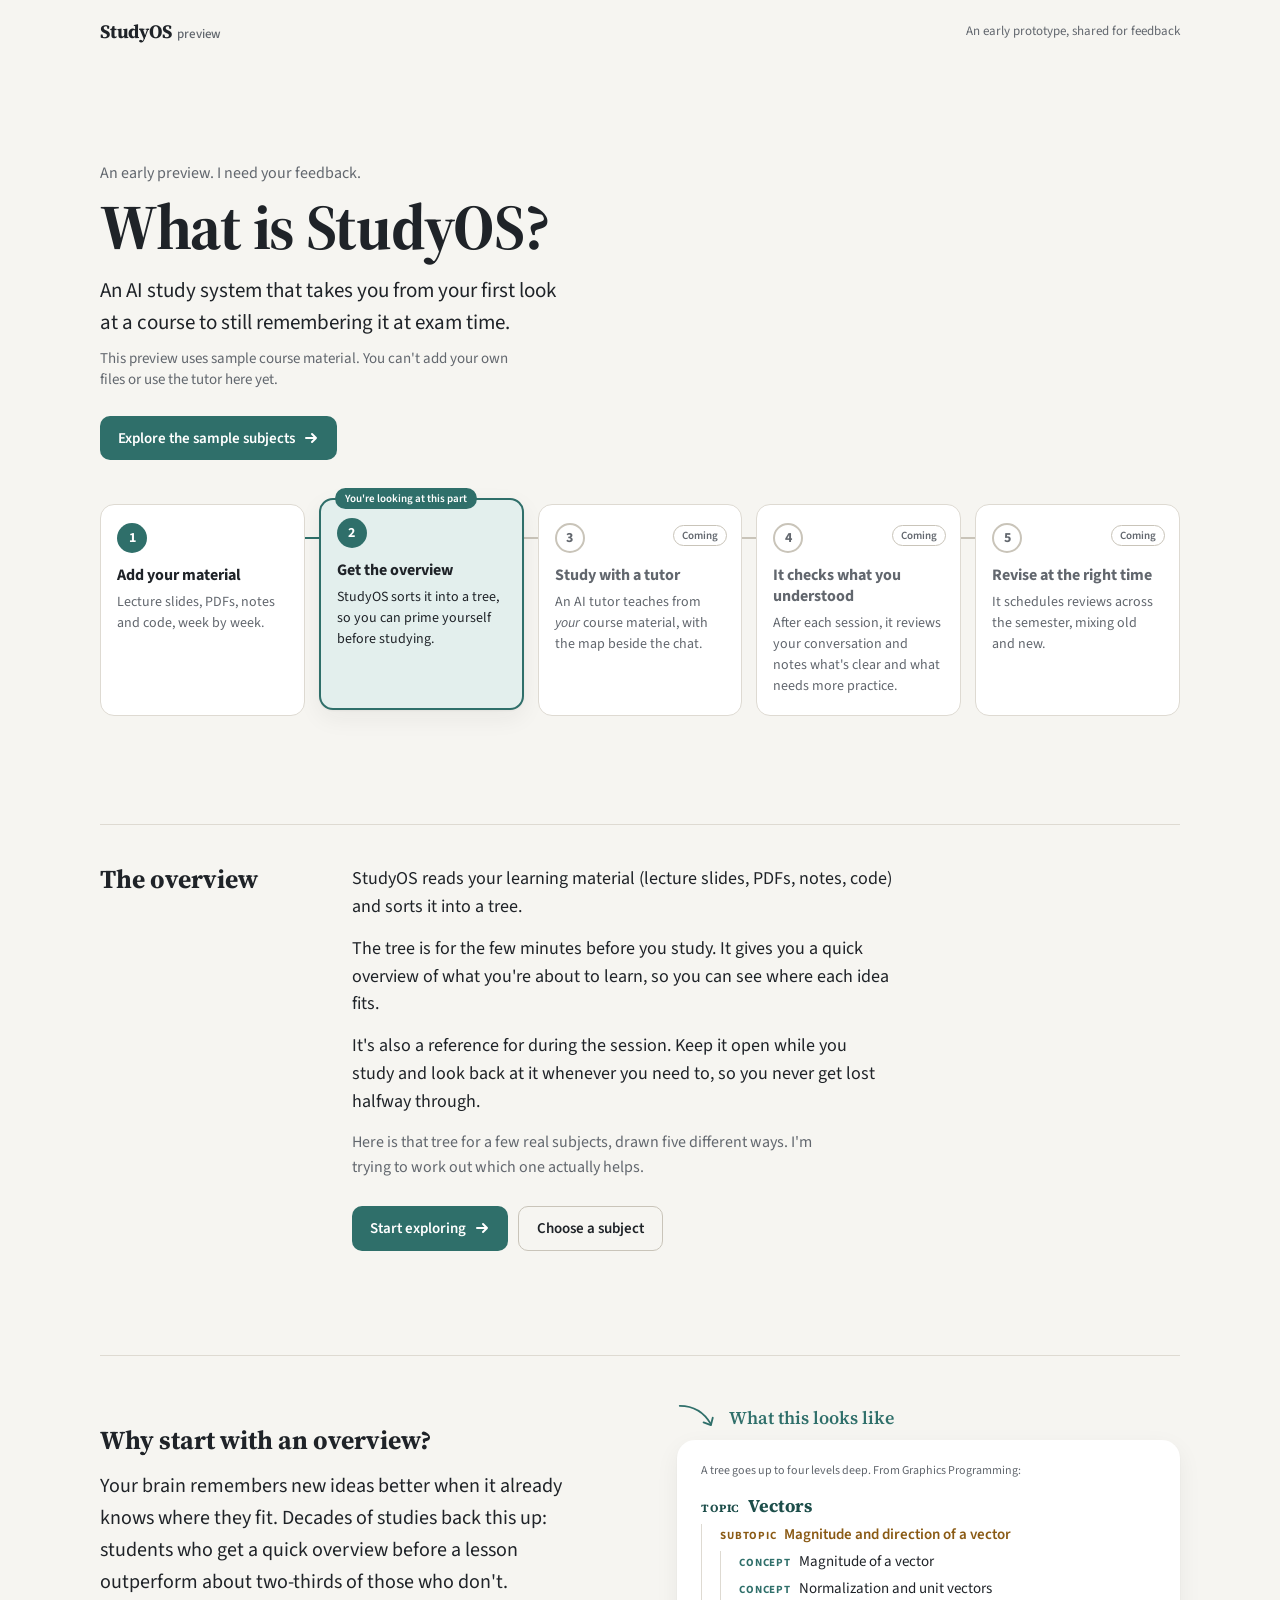
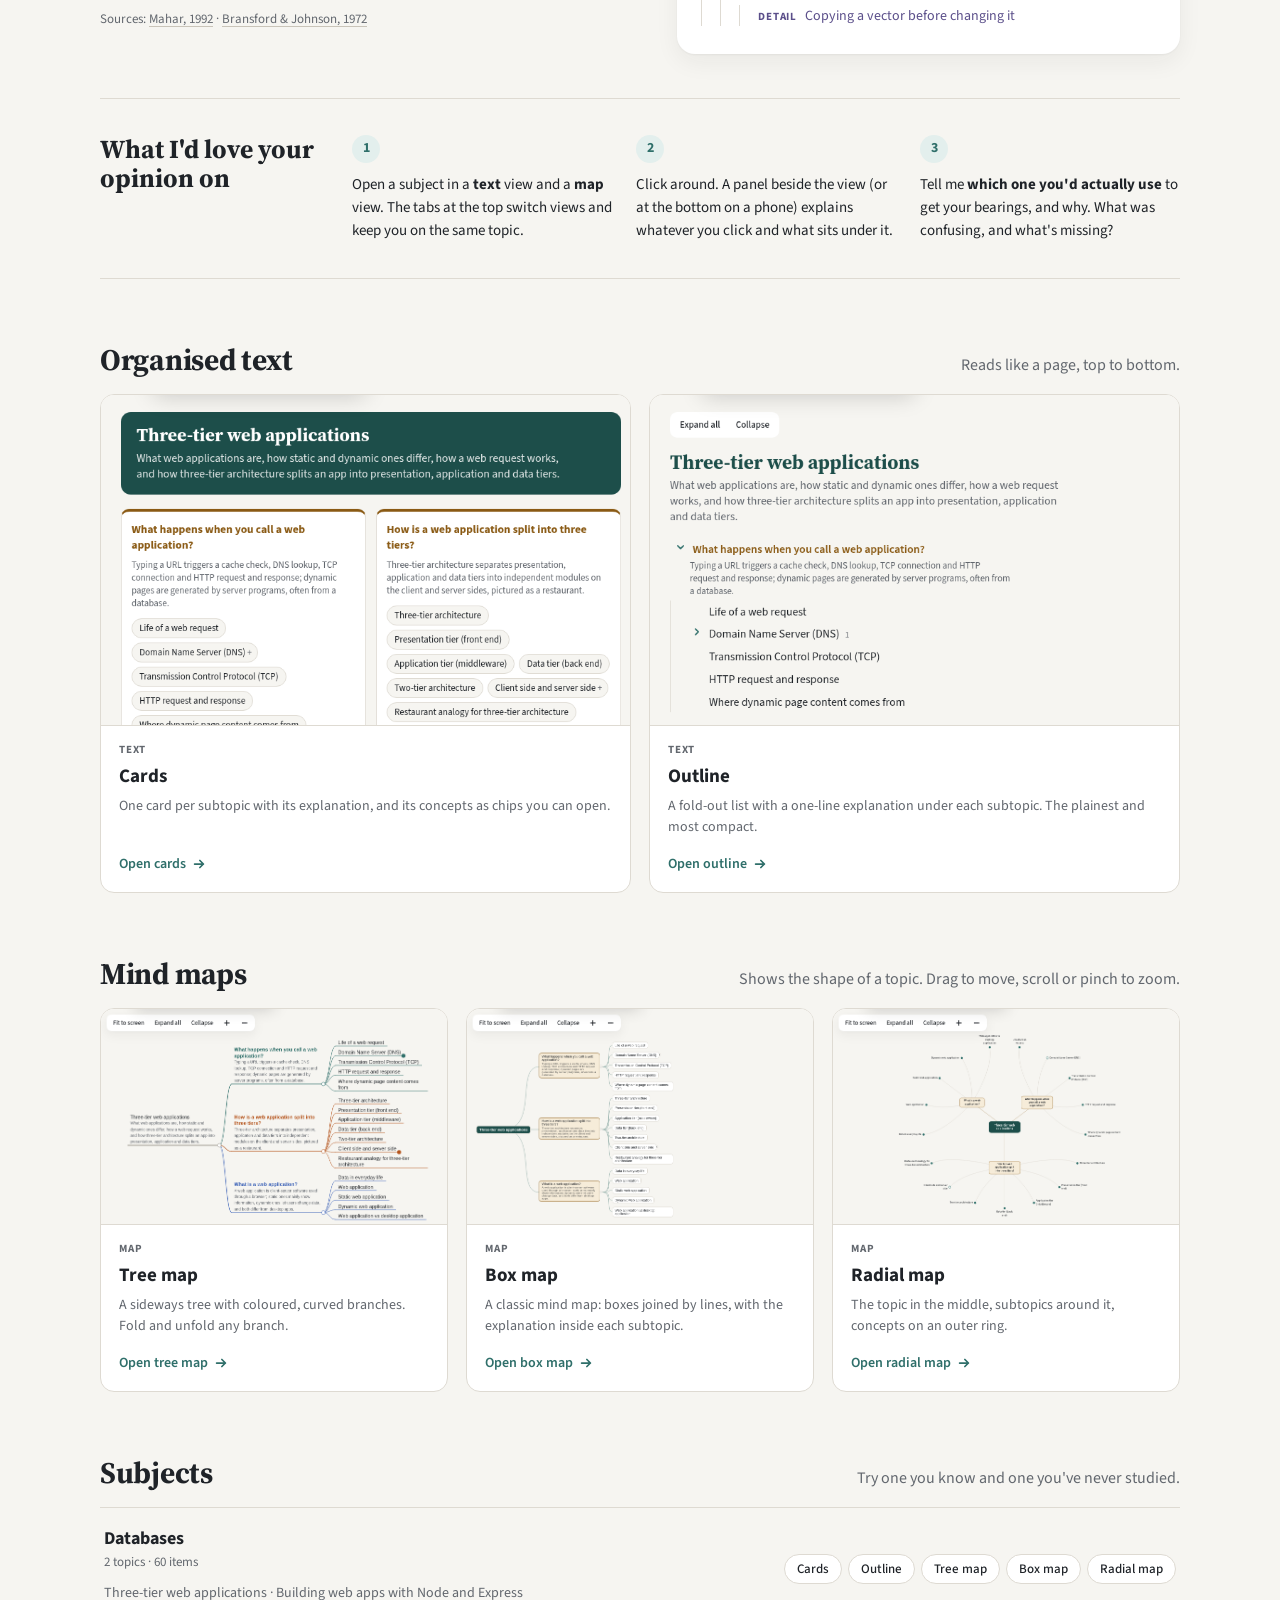
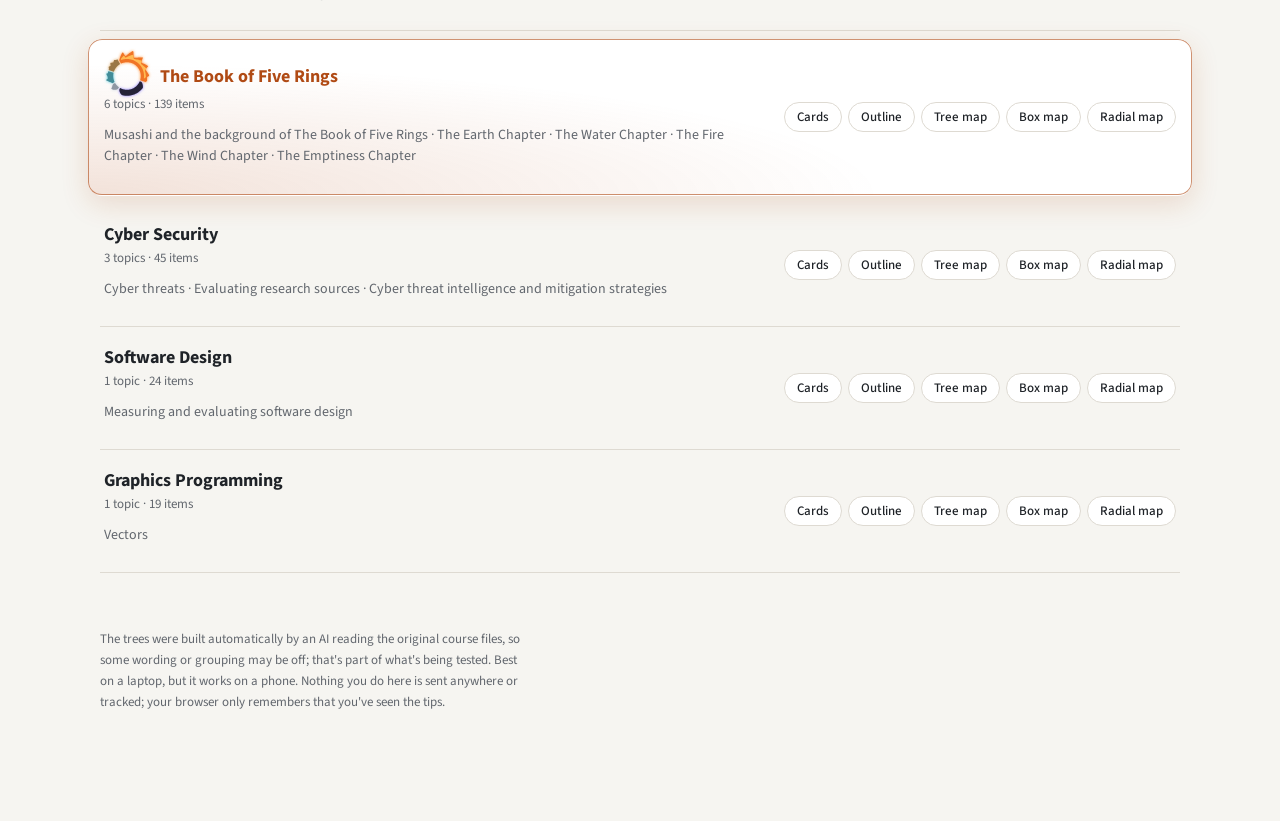
<file: index.html>
<!doctype html>
<html lang="en">
<head>
<meta charset="utf-8">
<meta name="viewport" content="width=device-width, initial-scale=1">
<link rel="icon" href="data:image/svg+xml,%3Csvg xmlns=%27http://www.w3.org/2000/svg%27 viewBox=%270 0 16 16%27%3E%3Crect width=%2716%27 height=%2716%27 rx=%274%27 fill=%27%232f6f6a%27/%3E%3C/svg%3E">
<title>StudyOS preview</title>
<meta name="description" content="What StudyOS is, and five ways to see a course at a glance: an early preview shared for feedback.">
<link rel="stylesheet" href="common.css?v=202610270229">
<style>
  body { height: auto; display: block; }
  .top { display: flex; align-items: center; justify-content: space-between; gap: 16px; max-width: 1120px; margin: 0 auto; padding: 18px 20px; }
  .top .note { font-size: 13px; color: var(--muted); }
  main { max-width: 1120px; margin: 0 auto; padding: 0 20px 96px; }

  .intro { padding: 36px 0 44px; }
  .hello { font-size: 16px; color: var(--muted); margin: 0 0 10px; }
  .intro h1 { font-family: var(--display); font-weight: 700; font-size: clamp(38px, 6vw, 64px); line-height: 1.02; letter-spacing: -0.02em; margin: 0 0 16px; }
  .intro .sub { font-size: clamp(18px, 2vw, 21px); line-height: 1.5; margin: 0 0 10px; max-width: 46ch; }
  .intro .limits { font-size: 15px; color: var(--muted); margin: 0; max-width: 60ch; }
  .top-cta .btn { min-height: 44px; }
  .top-cta { margin: 22px 0 44px; }
  .pipeline { list-style: none; margin: 0; padding: 0; display: grid; grid-template-columns: repeat(5, minmax(0, 1fr)); gap: 14px; position: relative; }
  .pipeline::before { content: ""; position: absolute; top: 33px; left: 10%; right: 10%; height: 2px; background: linear-gradient(90deg, var(--accent) 0 30%, var(--line-strong) 30% 100%); }
  .pipeline li { position: relative; background: var(--panel); border: 1px solid var(--line); border-radius: var(--radius); padding: 18px 16px 18px; display: flex; flex-direction: column; gap: 6px; }
  .pipeline .dot { display: grid; place-items: center; width: 30px; height: 30px; border-radius: 50%; background: var(--accent); color: var(--accent-ink); font-weight: 700; font-size: 14px; position: relative; z-index: 1; margin-bottom: 6px; }
  .pipeline .soon .dot { background: var(--panel); color: var(--muted); border: 2px solid var(--line-strong); }
  .pipeline h2 { margin: 0; font-size: 16px; line-height: 1.3; }
  .pipeline p { margin: 0; font-size: 14px; line-height: 1.5; color: var(--muted); }
  .pipeline .soon h2 { color: var(--muted); }
  .pipeline .here { border: 2px solid var(--accent); background: var(--accent-soft); box-shadow: var(--shadow); transform: translateY(-6px); }
  .pipeline .here { animation: here-glow 3.2s ease-in-out infinite; }
  @keyframes here-glow { 0%, 100% { box-shadow: var(--shadow), 0 0 0 0 color-mix(in srgb, var(--accent) 0%, transparent); } 50% { box-shadow: var(--shadow), 0 0 0 5px color-mix(in srgb, var(--accent) 22%, transparent), 0 0 26px color-mix(in srgb, var(--accent) 45%, transparent); } }
  .pipeline .here .dot { animation: here-dot 3.2s ease-in-out infinite; }
  @keyframes here-dot { 0%, 100% { box-shadow: 0 0 0 0 color-mix(in srgb, var(--accent) 0%, transparent); } 50% { box-shadow: 0 0 12px 3px color-mix(in srgb, var(--accent) 60%, transparent); } }
  @media (prefers-reduced-motion: reduce) { .pipeline .here, .pipeline .here .dot { animation: none; } }
  .pipeline .here p { color: var(--ink); }
  .tag { position: absolute; top: 20px; right: 14px; font-size: 11px; font-weight: 600; color: var(--muted); border: 1px solid var(--line-strong); border-radius: 999px; padding: 2px 8px; }
  .tag.now { position: absolute; top: -12px; left: 14px; right: auto; background: var(--accent); color: var(--accent-ink); border: 0; padding: 3px 10px; }
  .preview { display: grid; grid-template-columns: 220px minmax(0, 1fr); gap: 32px; border-top: 1px solid var(--line); padding: 40px 0; }
  .preview h2 { font-family: var(--display); font-size: 26px; line-height: 1.15; margin: 0; }
  .preview p { font-size: 18px; line-height: 1.55; margin: 0 0 14px; max-width: 60ch; }
  .preview .muted { color: var(--muted); font-size: 16px; }
  .cta { display: flex; flex-wrap: wrap; gap: 10px; margin-top: 26px; }
  .btn { display: inline-flex; align-items: center; gap: 8px; text-decoration: none; font-weight: 600; font-size: 15px; padding: 11px 18px; border-radius: 10px; transition: background-color 0.15s, border-color 0.15s, transform 0.15s; }
  .btn svg { width: 16px; height: 16px; fill: none; stroke: currentColor; stroke-width: 2; stroke-linecap: round; stroke-linejoin: round; }
  .btn.primary { background: var(--accent); color: var(--accent-ink); }
  .btn.primary:hover { transform: translateY(-1px); filter: brightness(1.06); }
  .btn.ghost { color: var(--ink); border: 1px solid var(--line-strong); }
  .btn.ghost:hover { border-color: var(--accent); background: var(--accent-soft); }

  .tree { background: var(--panel); border-radius: 18px; box-shadow: var(--shadow); padding: 22px 24px; font-size: 15px; }
  .tree .cap { font-size: 12px; color: var(--muted); margin: 0 0 14px; }
  .tree ul { list-style: none; margin: 0; padding: 0 0 0 18px; border-left: 1px solid var(--line); }
  .tree > ul { padding: 0; border: 0; }
  .tree li { margin: 6px 0; }
  .tree li > span { display: inline-flex; align-items: baseline; gap: 8px; }
  .tree b { font-size: 11px; text-transform: uppercase; letter-spacing: 0.07em; font-weight: 700; }
  .t-topic > span { font-family: var(--display); font-weight: 700; font-size: 18px; color: var(--topic); }
  .t-sub > span { font-weight: 600; color: var(--sub); }
  .t-concept > span { color: var(--ink); }
  .t-detail > span { color: var(--detail); font-size: 14px; }
  .t-topic b { color: var(--topic); } .t-sub b { color: var(--sub); } .t-concept b { color: var(--accent); } .t-detail b { color: var(--detail); }

  .why { display: grid; grid-template-columns: minmax(0, 1fr) minmax(0, 0.95fr); gap: 48px; align-items: center; border-top: 1px solid var(--line); padding: 44px 0; }
  .why h2 { font-family: var(--display); font-size: 26px; line-height: 1.15; margin: 0 0 14px; }
  .example { margin: 0; }
  .example figcaption { display: flex; align-items: flex-end; gap: 8px; font-family: var(--display); font-weight: 600; font-size: 18px; color: var(--accent); margin: 0 0 10px; }
  .example figcaption svg { width: 44px; height: 30px; fill: none; stroke: currentColor; stroke-width: 2; stroke-linecap: round; stroke-linejoin: round; }
  .why .big { font-size: clamp(18px, 1.8vw, 20px); line-height: 1.6; margin: 0 0 12px; max-width: 48ch; text-wrap: pretty; }
  .why .src { margin: 0; font-size: 13px; color: var(--muted); }
  .why .src a { color: var(--muted); text-underline-offset: 3px; text-decoration-color: var(--line-strong); }
  .why .src a:hover { color: var(--accent); }
  .ask { display: grid; grid-template-columns: 220px minmax(0, 1fr); gap: 32px; border-top: 1px solid var(--line); border-bottom: 1px solid var(--line); padding: 36px 0; }
  .ask h2 { font-family: var(--display); font-size: 26px; line-height: 1.15; margin: 0; }
  .ask ol { margin: 0; padding: 0; list-style: none; display: grid; grid-template-columns: repeat(3, minmax(0, 1fr)); gap: 24px; counter-reset: s; }
  .ask li { counter-increment: s; font-size: 15px; line-height: 1.55; }
  .ask li::before { content: counter(s); display: grid; place-items: center; width: 28px; height: 28px; border-radius: 50%; background: var(--accent-soft); color: var(--accent); font-weight: 700; font-size: 14px; margin-bottom: 10px; }

  section { margin-top: 64px; }
  .sechead { display: flex; align-items: baseline; justify-content: space-between; gap: 16px; flex-wrap: wrap; margin-bottom: 18px; }
  .sechead h2 { font-family: var(--display); font-size: 30px; line-height: 1.1; margin: 0; letter-spacing: -0.01em; }
  .sechead p { color: var(--muted); margin: 0; max-width: 60ch; }

  .views { display: grid; grid-template-columns: repeat(6, minmax(0, 1fr)); gap: 18px; }
  .view { grid-column: span 2; display: flex; flex-direction: column; background: var(--panel); border: 1px solid var(--line); border-radius: var(--radius); overflow: hidden; color: inherit; text-decoration: none; transition: border-color 0.2s, box-shadow 0.2s, transform 0.2s cubic-bezier(0.16, 1, 0.3, 1); }
  .view.wide { grid-column: span 3; }
  .view:hover { border-color: var(--accent); box-shadow: var(--shadow); transform: translateY(-3px); }
  .view .shot { aspect-ratio: 16 / 10; overflow: hidden; border-bottom: 1px solid var(--line); background: var(--bg); }
  .view img { width: 100%; height: 100%; object-fit: cover; object-position: left top; display: block; transition: transform 0.5s cubic-bezier(0.16, 1, 0.3, 1); }
  .view:hover img { transform: scale(1.03); }
  .view .body { padding: 16px 18px 18px; display: flex; flex-direction: column; gap: 6px; flex: 1; }
  .view .kindtag { font-size: 11px; font-weight: 700; text-transform: uppercase; letter-spacing: 0.07em; color: var(--muted); }
  .view h3 { margin: 0; font-size: 19px; }
  .view p { margin: 0; color: var(--muted); font-size: 14px; line-height: 1.5; }
  .view .go { margin-top: auto; padding-top: 10px; color: var(--accent); font-weight: 600; font-size: 14px; display: inline-flex; align-items: center; gap: 6px; }
  .view .go svg { width: 14px; height: 14px; fill: none; stroke: currentColor; stroke-width: 2; stroke-linecap: round; stroke-linejoin: round; transition: transform 0.2s; }
  .view:hover .go svg { transform: translateX(3px); }

  .subjects { border-top: 1px solid var(--line); }
  .subject { display: grid; grid-template-columns: minmax(0, 1fr) auto; gap: 8px 24px; align-items: center; padding: 18px 4px; border-bottom: 1px solid var(--line); }
  .subject h3 { margin: 0; font-size: 18px; }

  /* The Book of Five Rings: the row's glow, border and title cycle through the five elements,
     and motes of each element drift in their own way (earth dust, water drops, fire embers, wind wisps, void sparks). */
  @property --glow { syntax: "<color>"; inherits: true; initial-value: #b04a14; }
  .subject.fire { --e1: #7d6038; --e2: #276d77; --e3: #b04a14; --e4: #5f6973; --e5: #4b3f9e; position: relative; overflow: hidden; isolation: isolate; margin: 8px -12px; padding: 20px 16px; border-radius: 14px; border-bottom-color: transparent;
    background: radial-gradient(120% 140% at 0% 100%, color-mix(in srgb, var(--glow) 16%, transparent), transparent 60%), var(--panel);
    box-shadow: inset 0 0 0 1px color-mix(in srgb, var(--glow) 60%, transparent), 0 8px 28px color-mix(in srgb, var(--glow) 16%, transparent);
    animation: row-elements 12.5s ease-in-out infinite; }
  @media (prefers-color-scheme: dark) { .subject.fire { --e1: #d9a35c; --e2: #4cc3d4; --e3: #ff8a2a; --e4: #c9d3de; --e5: #9d8fff; } }
  @keyframes row-elements { 0%, 100% { --glow: var(--e1); } 20% { --glow: var(--e2); } 40% { --glow: var(--e3); } 60% { --glow: var(--e4); } 80% { --glow: var(--e5); } }
  .subject.fire > *:not(.embers) { position: relative; z-index: 1; }
  .subject.fire h3 { color: var(--glow); display: flex; align-items: center; gap: 10px; }
  .subject.fire h3 .ring { width: 46px; height: 46px; margin: -6px 0; }
  .embers { position: absolute; inset: 0; z-index: 0; pointer-events: none; }
  .embers i { position: absolute; opacity: 0; }
  .embers .m-fire { bottom: -6px; width: 4px; height: 4px; border-radius: 50%; background: #ff8a2a; box-shadow: 0 0 6px 1px #ff8a2a; animation: rise 4.2s linear infinite; }
  .embers .m-earth { bottom: -4px; width: 4px; height: 3px; border-radius: 1px; background: #c09356; animation: dust 6.5s ease-in-out infinite; }
  .embers .m-water { bottom: -6px; width: 5px; height: 5px; border-radius: 50% 0 50% 50%; transform: rotate(-45deg); background: #4cc3d4; box-shadow: 0 0 5px #4cc3d4; animation: drop 5.2s ease-in-out infinite; }
  .embers .m-wind { width: 18px; height: 2px; border-radius: 2px; background: linear-gradient(90deg, transparent, #c9d3de, transparent); animation: gust 3.6s ease-in-out infinite; }
  .embers .m-void { width: 5px; height: 5px; border-radius: 50%; background: #9d8fff; box-shadow: 0 0 8px 2px #8b7bff; animation: twinkle 4.4s ease-in-out infinite; }
  @keyframes rise { 0% { transform: translate(0, 0); opacity: 0; } 12% { opacity: 0.9; } 70% { opacity: 0.6; } 100% { transform: translate(14px, -90px) scale(0.4); opacity: 0; } }
  @keyframes dust { 0% { transform: translate(0, 0) rotate(0deg); opacity: 0; } 20% { opacity: 0.8; } 100% { transform: translate(-10px, -50px) rotate(160deg); opacity: 0; } }
  @keyframes drop { 0% { transform: translate(0, 0) rotate(-45deg); opacity: 0; } 15% { opacity: 0.85; } 50% { transform: translate(8px, -40px) rotate(-45deg); } 100% { transform: translate(-4px, -80px) rotate(-45deg); opacity: 0; } }
  @keyframes gust { 0% { transform: translateX(-30px) scaleX(0.4); opacity: 0; } 30% { opacity: 0.8; } 100% { transform: translateX(140px) scaleX(1.2); opacity: 0; } }
  @keyframes twinkle { 0%, 100% { transform: scale(0.3); opacity: 0; } 45% { transform: scale(1.1); opacity: 0.9; } 60% { transform: scale(0.8); opacity: 0.6; } }
  @media (prefers-reduced-motion: reduce) { .subject.fire { animation: none !important; --glow: var(--e3); } .embers { display: none; } }
  .subject-link { color: inherit; text-decoration: none; text-underline-offset: 4px; }
  .subject-link:hover { text-decoration: underline; text-decoration-thickness: 2px; }
  .subject .meta { color: var(--muted); font-size: 13px; margin: 2px 0 0; }
  .subject .topics { grid-column: 1; color: var(--muted); font-size: 14px; line-height: 1.5; margin: 4px 0 0; }
  .subject .links { grid-column: 2; grid-row: 1 / span 3; display: flex; flex-wrap: wrap; gap: 6px; justify-content: flex-end; max-width: 430px; }
  .links a { font-size: 13px; font-weight: 500; text-decoration: none; color: var(--ink); background: var(--panel); border: 1px solid var(--line); border-radius: 999px; padding: 5px 12px; transition: border-color 0.15s, background-color 0.15s; }
  .links a:hover { border-color: var(--accent); background: var(--accent-soft); color: var(--accent); }

  .foot { margin-top: 56px; color: var(--muted); font-size: 13px; line-height: 1.6; max-width: 70ch; }

  @media (max-width: 960px) {
    .pipeline { grid-template-columns: 1fr; gap: 12px; }
    .pipeline::before { top: 20px; bottom: 20px; left: 30px; right: auto; width: 2px; height: auto; background: linear-gradient(180deg, var(--accent) 0 30%, var(--line-strong) 30% 100%); }
    .pipeline li { display: grid; grid-template-columns: 30px minmax(0, 1fr); column-gap: 14px; row-gap: 2px; padding: 14px 16px; }
    .pipeline .dot { grid-row: 1 / span 2; margin: 0; }
    .pipeline .here { transform: none; margin-top: 10px; }
    .tag { top: 14px; }
    .pipeline .soon h2 { padding-right: 64px; }
    .why, .preview { grid-template-columns: 1fr; gap: 24px; }
    .ask, .why { grid-template-columns: 1fr; gap: 18px; }
    .ask ol { grid-template-columns: 1fr; gap: 16px; }
    .views { grid-template-columns: repeat(2, minmax(0, 1fr)); }
    .view, .view.wide { grid-column: span 1; }
  }
  @media (max-width: 640px) {
    .top .note { display: none; }
    .views { grid-template-columns: 1fr; }
    .subject { grid-template-columns: 1fr; }
    .subject .links { grid-column: 1; grid-row: auto; justify-content: flex-start; margin-top: 6px; }
    .preview p { font-size: 17px; }
    .intro { padding-top: 8px; }
  }
</style>
</head>
<body>
<header class="top">
  <a class="brand" href="index.html">StudyOS <span>preview</span></a>
  <span class="note">An early prototype, shared for feedback</span>
</header>
<main>
  <section class="intro" aria-labelledby="what">
    <p class="hello">An early preview. I need your feedback.</p>
    <h1 id="what">What is StudyOS?</h1>
    <p class="sub">An AI study system that takes you from your first look at a course to still remembering it at exam time.</p>
    <p class="limits">This preview uses sample course material. You can't add your own files or use the tutor here yet.</p>
    <div class="cta top-cta"><a class="btn primary" id="start-top" href="outline.html">Explore the sample subjects <svg viewBox="0 0 16 16" aria-hidden="true"><path d="M3 8h10M9 4l4 4-4 4"/></svg></a></div>
    <ol class="pipeline" role="list" aria-label="How StudyOS works">
      <li><span class="dot" aria-hidden="true">1</span><h2>Add your material</h2><p>Lecture slides, PDFs, notes and code, week by week.</p></li>
      <li class="here"><span class="dot" aria-hidden="true">2</span><span class="tag now">You're looking at this part</span><h2>Get the overview</h2><p>StudyOS sorts it into a tree, so you can prime yourself before studying.</p></li>
      <li class="soon"><span class="dot" aria-hidden="true">3</span><span class="tag">Coming</span><h2>Study with a tutor</h2><p>An AI tutor teaches from <em>your</em> course material, with the map beside the chat.</p></li>
      <li class="soon"><span class="dot" aria-hidden="true">4</span><span class="tag">Coming</span><h2>It checks what you understood</h2><p>After each session, it reviews your conversation and notes what's clear and what needs more practice.</p></li>
      <li class="soon"><span class="dot" aria-hidden="true">5</span><span class="tag">Coming</span><h2>Revise at the right time</h2><p>It schedules reviews across the semester, mixing old and new.</p></li>
    </ol>
  </section>

  <section class="preview" aria-labelledby="this">
    <h2 id="this">The overview</h2>
    <div>
      <p>StudyOS reads your learning material (lecture slides, PDFs, notes, code) and sorts it into a tree.</p>
      <p>The tree is for the few minutes before you study. It gives you a quick overview of what you're about to learn, so you can see where each idea fits.</p>
      <p>It's also a reference for during the session. Keep it open while you study and look back at it whenever you need to, so you never get lost halfway through.</p>
      <p class="muted">Here is that tree for a few real subjects, drawn five different ways. I'm trying to work out which one actually helps.</p>
      <div class="cta">
        <a class="btn primary" id="start" href="outline.html">Start exploring <svg viewBox="0 0 16 16" aria-hidden="true"><path d="M3 8h10M9 4l4 4-4 4"/></svg></a>
        <a class="btn ghost" href="#subjects">Choose a subject</a>
      </div>
    </div>
  </section>

  <section class="why" aria-labelledby="why">
    <div>
      <h2 id="why">Why start with an overview?</h2>
      <p class="big">Your brain remembers new ideas better when it already knows where they fit. Decades of studies back this up: students who get a quick overview before a lesson outperform about two-thirds of those who don't.</p>
      <p class="src">Sources: <a href="https://www.ideals.illinois.edu/items/20405">Mahar, 1992</a> · <a href="https://doi.org/10.1016/S0022-5371(72)80006-9">Bransford &amp; Johnson, 1972</a></p>
    </div>
    <figure class="example">
      <figcaption><svg viewBox="0 0 48 32" aria-hidden="true"><path d="M3 6c14 0 26 6 34 20"/><path d="M29 24l8 3 2-8"/></svg>What this looks like</figcaption>
      <div class="tree">
        <p class="cap">A tree goes up to four levels deep. From Graphics Programming:</p>
        <ul>
          <li class="t-topic"><span><b>Topic</b> Vectors</span>
            <ul>
              <li class="t-sub"><span><b>Subtopic</b> Magnitude and direction of a vector</span>
                <ul>
                  <li class="t-concept"><span><b>Concept</b> Magnitude of a vector</span></li>
                  <li class="t-concept"><span><b>Concept</b> Normalization and unit vectors</span>
                    <ul><li class="t-detail"><span><b>Detail</b> Copying a vector before changing it</span></li></ul>
                  </li>
                </ul>
              </li>
            </ul>
          </li>
        </ul>
      </div>
    </figure>
  </section>

  <div class="ask">
    <h2>What I'd love your opinion on</h2>
    <ol>
      <li>Open a subject in a <b>text</b> view and a <b>map</b> view. The tabs at the top switch views and keep you on the same topic.</li>
      <li>Click around. A panel beside the view (or at the bottom on a phone) explains whatever you click and what sits under it.</li>
      <li>Tell me <b>which one you'd actually use</b> to get your bearings, and why. What was confusing, and what's missing?</li>
    </ol>
  </div>

  <section>
    <div class="sechead"><h2>Organised text</h2><p>Reads like a page, top to bottom.</p></div>
    <div class="views" id="text"></div>
  </section>
  <section>
    <div class="sechead"><h2>Mind maps</h2><p>Shows the shape of a topic. Drag to move, scroll or pinch to zoom.</p></div>
    <div class="views" id="map"></div>
  </section>
  <section id="subjects">
    <div class="sechead"><h2>Subjects</h2><p>Try one you know and one you've never studied.</p></div>
    <div class="subjects" id="subject-list"></div>
  </section>

  <p class="foot">The trees were built automatically by an AI reading the original course files, so some wording or grouping may be off; that's part of what's being tested. Best on a laptop, but it works on a phone. Nothing you do here is sent anywhere or tracked; your browser only remembers that you've seen the tips.</p>
</main>
<script src="data.js?v=202610270229"></script>
<script src="common.js?v=202610270229"></script>
<script>
  const TEXT = {
    "outline.html": "A fold-out list with a one-line explanation under each subtopic. The plainest and most compact.",
    "cards.html": "One card per subtopic with its explanation, and its concepts as chips you can open.",
    "markmap.html": "A sideways tree with coloured, curved branches. Fold and unfold any branch.",
    "jsmind.html": "A classic mind map: boxes joined by lines, with the explanation inside each subtopic.",
    "radial.html": "The topic in the middle, subtopics around it, concepts on an outer ring.",
  };
  const arrow = '<svg viewBox="0 0 16 16" aria-hidden="true"><path d="M3 8h10M9 4l4 4-4 4"/></svg>';
  const first = Object.keys(window.MAPS)[0];
  document.getElementById("start").href = `outline.html?s=${first}&t=0`;
  document.getElementById("start-top").href = `outline.html?s=${first}&t=0`;
  for (const s of MapPage.STYLES) {
    const a = document.createElement("a");
    a.className = "view" + (s.group === "Text" ? " wide" : "");
    a.href = `${s.file}?s=${first}&t=0`;
    a.innerHTML = `<div class="shot"><img src="shots/${s.file.replace(".html", "")}.png" alt="" loading="lazy"></div><div class="body"><span class="kindtag">${s.group === "Text" ? "Text" : "Map"}</span><h3>${s.name}</h3><p>${TEXT[s.file]}</p><span class="go">Open ${s.name.toLowerCase()} ${arrow}</span></div>`;
    document.getElementById(s.group === "Text" ? "text" : "map").append(a);
  }
  const list = document.getElementById("subject-list");
  for (const [slug, m] of Object.entries(window.MAPS)) {
    const items = m.topics.reduce((a, t) => a + MapPage.count(t), 0);
    const div = document.createElement("article");
    div.className = "subject" + (slug === "five-rings" ? " fire" : "");
    div.innerHTML = `<div><h3></h3><p class="meta">${m.topics.length} topic${m.topics.length > 1 ? "s" : ""} · ${items} items</p></div><p class="topics"></p><div class="links">${MapPage.STYLES.map((s) => `<a href="${s.file}?s=${slug}&t=0">${s.name}</a>`).join("")}</div>`;
    const title = document.createElement("a");
    title.className = "subject-link";
    title.href = `outline.html?s=${slug}&t=0`;
    title.textContent = m.subject;
    title.title = `Open ${m.subject} in the outline`;
    div.querySelector("h3").append(title);
    if (slug === "five-rings") {
      div.querySelector("h3").insertAdjacentHTML("afterbegin", MapPage.ring(true));
      // Fifteen motes, three per element, spread across the row with staggered timing.
      const motes = ["earth", "water", "fire", "wind", "void"].flatMap((k, e) => [0, 1, 2].map((n) => {
        const i = e * 3 + n, left = (i * 37) % 92 + 2, delay = ((i * 1.7) % 6).toFixed(1), top = 15 + (i * 23) % 70;
        const pos = k === "wind" || k === "void" ? `top:${top}%;left:${k === "wind" ? -5 + (i * 11) % 40 : left}%` : `left:${left}%`;
        return `<i class="m-${k}" style="${pos};animation-delay:${delay}s"></i>`;
      })).join("");
      div.insertAdjacentHTML("afterbegin", `<span class="embers" aria-hidden="true">${motes}</span>`);
    }
    div.querySelector(".topics").textContent = m.topics.map((t) => t.name).join(" · ");
    list.append(div);
  }
</script>
</body>
</html>
</file>
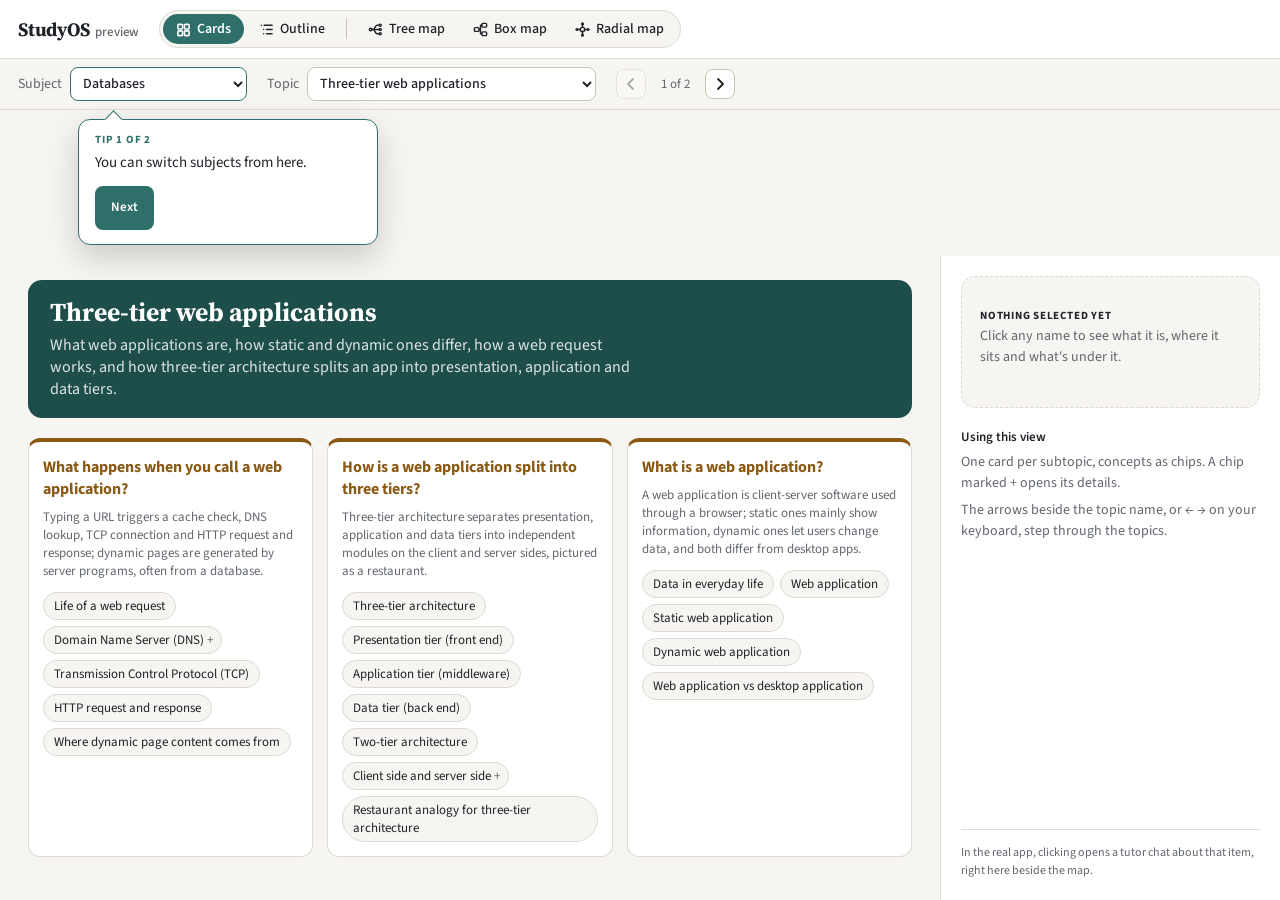
<file: cards.html>
<!doctype html>
<html lang="en">
<head>
<meta charset="utf-8">
<meta name="viewport" content="width=device-width, initial-scale=1">
<link rel="icon" href="data:image/svg+xml,%3Csvg xmlns=%27http://www.w3.org/2000/svg%27 viewBox=%270 0 16 16%27%3E%3Crect width=%2716%27 height=%2716%27 rx=%274%27 fill=%27%232f6f6a%27/%3E%3C/svg%3E">
<title>Card map</title>
<link rel="stylesheet" href="common.css?v=202610270229">
<style>
  .map { padding: 24px 28px 60px; }
  .topic { border-radius: 14px; background: var(--topic); color: var(--topic-ink); padding: 18px 22px; margin-bottom: 20px; cursor: pointer; }
  @media (prefers-color-scheme: dark) { .topic { color: #10201f; } }
  .topic h1 { margin: 0 0 6px; font-family: var(--display); font-size: 26px; line-height: 1.15; }
  .topic p { margin: 0; opacity: 0.85; max-width: 75ch; }
  .grid { display: grid; grid-template-columns: repeat(auto-fill, minmax(min(250px, 100%), 1fr)); gap: 14px; }
  .card { background: var(--panel); border: 1px solid var(--line); border-top: 4px solid var(--sub); border-radius: 12px; padding: 14px; display: flex; flex-direction: column; gap: 8px; }
  .card h2 { margin: 0; font-size: 16px; color: var(--sub); cursor: pointer; }
  .card .line { margin: 0; color: var(--muted); font-size: 13px; }
  .chips { display: flex; flex-wrap: wrap; gap: 6px; margin-top: 4px; }
  .chip { border: 1px solid var(--line); background: var(--bg); border-radius: 999px; padding: 4px 10px; font-size: 13px; cursor: pointer; color: var(--ink); font: inherit; font-size: 13px; text-align: left; }
  .chip:hover { border-color: var(--accent); }
  .chip.has { padding-right: 8px; }
  .chip.has::after { content: " +" ; color: var(--muted); }
  .chip.open { background: var(--accent-soft); border-color: var(--accent); }
  .chip.open::after { content: " −"; }
  .details { display: none; width: 100%; border-left: 2px solid var(--detail); padding: 4px 0 4px 10px; margin: 2px 0 4px; }
  .details.show { display: block; }
  .details button { display: block; background: none; border: 0; color: var(--detail); font: inherit; font-size: 13px; padding: 2px 0; cursor: pointer; text-align: left; }
</style>
</head>
<body>
<div class="layout">
  <main class="map" id="map"></main>
  <aside class="chat"></aside>
</div>
<script src="data.js?v=202610270229"></script>
<script src="common.js?v=202610270229"></script>
<script>
  MapPage.header("Cards");
  const t = MapPage.topic();
  const map = document.getElementById("map");
  const head = document.createElement("div");
  head.className = "topic";
  head.innerHTML = '<h1><button class="node-title"></button></h1><p></p>';
  head.querySelector("h1 button").textContent = t.name;
  head.querySelector("p").textContent = t.line || "";
  head.onclick = () => MapPage.ask(t);
  map.append(head);
  const grid = document.createElement("div");
  grid.className = "grid";
  for (const s of t.children) {
    const card = document.createElement("section");
    card.className = "card";
    const h = document.createElement("h2");
    const title = document.createElement("button");
    title.className = "node-title";
    title.textContent = s.name;
    h.append(title);
    h.onclick = () => MapPage.ask(s);
    card.append(h);
    if (s.line) {
      const p = document.createElement("p");
      p.className = "line";
      p.textContent = s.line;
      card.append(p);
    }
    const chips = document.createElement("div");
    chips.className = "chips";
    for (const c of s.children) {
      const chip = document.createElement("button");
      chip.className = "chip" + (c.children.length ? " has" : "");
      chip.textContent = c.name;
      chips.append(chip);
      let box = null;
      if (c.children.length) {
        box = document.createElement("div");
        box.className = "details";
        box.id = "details-" + c.id;
        chip.setAttribute("aria-controls", box.id);
        chip.setAttribute("aria-expanded", "false");
        for (const d of c.children) {
          const b = document.createElement("button");
          b.textContent = "· " + d.name;
          b.onclick = () => MapPage.ask(d);
          box.append(b);
        }
        chips.append(box);
      }
      chip.onclick = (e) => {
        if (box) {
          chip.classList.toggle("open");
          box.classList.toggle("show");
          chip.setAttribute("aria-expanded", String(chip.classList.contains("open")));
        }
        MapPage.ask(c);
      };
    }
    card.append(chips);
    grid.append(card);
  }
  map.append(grid);
</script>
</body>
</html>
</file>
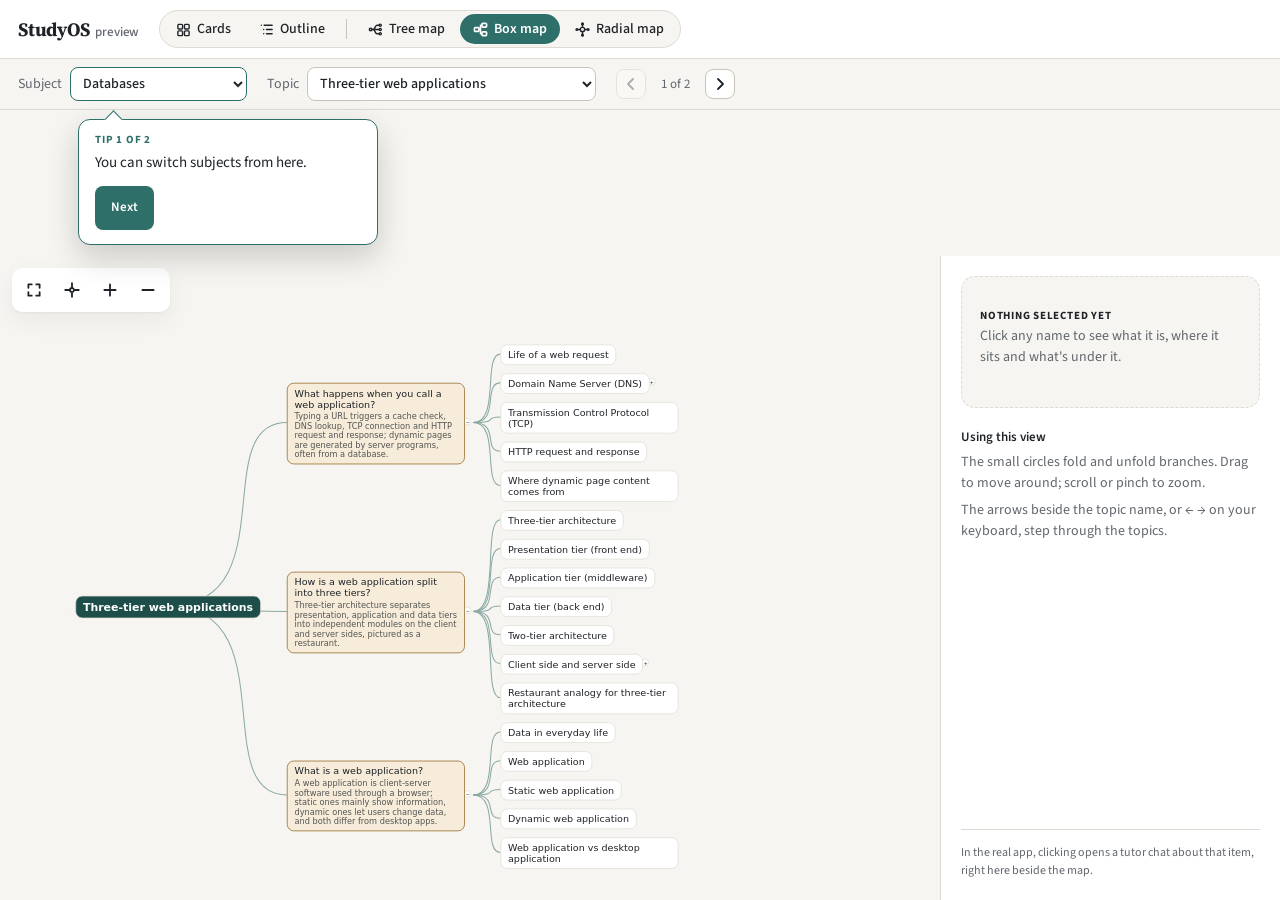
<file: jsmind.html>
<!doctype html>
<html lang="en">
<head>
<meta charset="utf-8">
<meta name="viewport" content="width=device-width, initial-scale=1">
<link rel="icon" href="data:image/svg+xml,%3Csvg xmlns=%27http://www.w3.org/2000/svg%27 viewBox=%270 0 16 16%27%3E%3Crect width=%2716%27 height=%2716%27 rx=%274%27 fill=%27%232f6f6a%27/%3E%3C/svg%3E">
<title>jsMind map</title>
<link rel="stylesheet" href="common.css?v=202610270229">
<link rel="stylesheet" href="vendor/jsmind.css">
<style>
  .map { overflow: hidden; }
  #jm { position: absolute; inset: 56px 0 0 0; }
  jmnodes jmnode { background: var(--panel); color: var(--ink); border: 1px solid var(--line); border-radius: 10px; font: 14px system-ui, sans-serif; padding: 6px 10px; max-width: 260px; white-space: normal; box-shadow: none; overflow-wrap: anywhere; }
  jmnodes jmnode.root { background: var(--topic); color: var(--topic-ink); font-size: 16px; font-weight: 600; max-width: 320px; }
  jmnodes jmnode small { display: block; font-size: 12px; font-weight: 400; opacity: 0.75; margin-top: 3px; }
  jmnodes jmnode.sub { border-color: var(--sub); background: var(--sub-soft); }
  jmnodes jmnode.selected { background: var(--accent-soft); color: var(--ink); }
  jmnodes jmexpander { background: var(--panel); color: var(--ink); border-color: var(--line); }
  /* Hover: keep each box's own colours (jsMind's default turns text dark grey, unreadable in dark mode); outline it instead. */
  jmnodes jmnode:hover { background: var(--panel); color: var(--ink); border-color: var(--accent); box-shadow: none; }
  jmnodes jmnode.sub:hover { background: var(--sub-soft); }
  jmnodes jmnode.root:hover { background: var(--topic); color: var(--topic-ink); }
  jmnodes jmnode.selected:hover { background: var(--accent-soft); }
</style>
</head>
<body>
<div class="layout">
  <main class="map">
    <div class="tools"><button id="full" class="tool" aria-label="Full screen" title="Full screen"><svg viewBox="0 0 16 16" aria-hidden="true"><path d="M3 6V3h3M10 3h3v3M13 10v3h-3M6 13H3v-3"/></svg></button><button id="fit" class="tool" aria-label="Recenter the map" title="Recenter the map"><svg viewBox="0 0 16 16" aria-hidden="true"><path d="M8 2v3M8 11v3M2 8h3M11 8h3M8 6.2a1.8 1.8 0 1 1 0 3.6 1.8 1.8 0 0 1 0-3.6z"/></svg></button><button id="all" hidden>Expand all</button><button id="reset" hidden>Collapse</button></div>
    <div id="jm"></div>
  </main>
  <aside class="chat"></aside>
</div>
<script src="data.js?v=202610270229"></script>
<script src="common.js?v=202610270229"></script>
<script src="vendor/d3-7.9.0.min.js"></script>
<script src="vendor/jsmind.js"></script>
<script>
  MapPage.header("jsMind");
  const t = MapPage.topic();
  const byId = new Map();
  function node(n, depth) {
    byId.set("n" + n.id, n);
    return { id: "n" + n.id, topic: n.name, expanded: depth < 2, children: n.children.map((c) => node(c, depth + 1)) };
  }
  let jm;
  let zoomer, stage;
  // Same smooth feel as the Tree map: d3 handles drag, wheel and pinch; jsMind stays at its natural size.
  function fit(animate = true) {
    if (!zoomer) return;
    const p = jm.view.e_panel, w = jm.view.size.w, h = jm.view.size.h;
    const k = Math.min(1, (p.clientWidth - 24) / w, (p.clientHeight - 24) / h);
    const t = d3.zoomIdentity.translate((p.clientWidth - w * k) / 2, (p.clientHeight - h * k) / 2).scale(k);
    (animate && !reduced ? stage.transition().duration(350) : stage).call(zoomer.transform, t);
  }
  function render() {
    if (!jm) {
      jm = new jsMind({
        container: "jm", editable: false, mode: "full", support_html: false, shortcut: { enable: false },
        view: {
          engine: "svg", hmargin: 40, vmargin: 30, zoom: { min: 0.02, max: 2.1, step: 0.1 }, line_width: 1.5, line_color: "#8aa9a4", node_overflow: "wrap",
          custom_node_render: (jm, el, n) => {
            const s = byId.get(n.id);
            MapPage.accessible(el, s.name);
            const name = document.createElement("span");
            name.textContent = s.name;
            el.append(name);
            if (s.line && s.kind !== "topic") {
              const small = document.createElement("small");
              small.textContent = s.line;
              el.append(small);
            }
            if (s.kind === "subtopic") el.classList.add("sub");
            return true;
          },
        },
        layout: { hspace: 40, vspace: 14, pspace: 14 },
      });
    }
    jm.show({ meta: { name: t.name }, format: "node_tree", data: node(t, 0) });
    requestAnimationFrame(() => setTimeout(fit, 50));
  }
  render();
  function branchControls() {
    document.querySelectorAll("jmexpander").forEach((el) => {
      const n = jm.get_node(el.getAttribute("nodeid"));
      MapPage.accessible(el, "Fold or unfold " + byId.get(n.id).name);
      el.setAttribute("aria-expanded", String(n.expanded));
    });
  }
  branchControls();
  jm.add_event_listener(branchControls);
  document.getElementById("jm").addEventListener("click", () => requestAnimationFrame(branchControls));
  const surface = jm.view.e_panel;
  surface.style.touchAction = "none";
  surface.tabIndex = -1;
  // jsMind cancels Tab before it checks shortcut.enable. Keep native focus navigation.
  surface.addEventListener("keydown", (e) => {
    if (e.key === "Tab") e.stopImmediatePropagation();
  }, true);
  const reduced = matchMedia("(prefers-reduced-motion: reduce)").matches;
  surface.style.overflow = "hidden";
  surface.style.cursor = "grab";
  surface.style.userSelect = "none";
  const layers = () => [...surface.children].filter((el) => el.tagName !== "BUTTON");
  zoomer = d3.zoom().scaleExtent([0.05, 3]).on("start", () => (surface.style.cursor = "grabbing")).on("end", () => (surface.style.cursor = "grab"))
    .on("zoom", (e) => {
      const { x, y, k } = e.transform;
      for (const el of layers()) { el.style.transformOrigin = "0 0"; el.style.transform = `translate(${x}px, ${y}px) scale(${k})`; }
    });
  stage = d3.select(surface).call(zoomer).on("dblclick.zoom", null);
  jm.view.set_zoom(1);
  document.getElementById("jm").addEventListener("click", (e) => {
    const el = e.target.closest("jmnode");
    if (el) MapPage.ask(byId.get(el.getAttribute("nodeid")));
  });
  const step = (f) => (reduced ? stage : stage.transition().duration(200)).call(zoomer.scaleBy, f);
  MapPage.zoomControls(() => step(1.25), () => step(0.8));
  document.getElementById("fit").onclick = fit;
  document.getElementById("all").onclick = () => { jm.expand_all(); fit(); };
  document.getElementById("reset").onclick = () => { render(); branchControls(); };
  new ResizeObserver(() => { jm.resize(); fit(); }).observe(document.getElementById("jm"));
  MapPage.fullScreen();
</script>
</body>
</html>
</file>
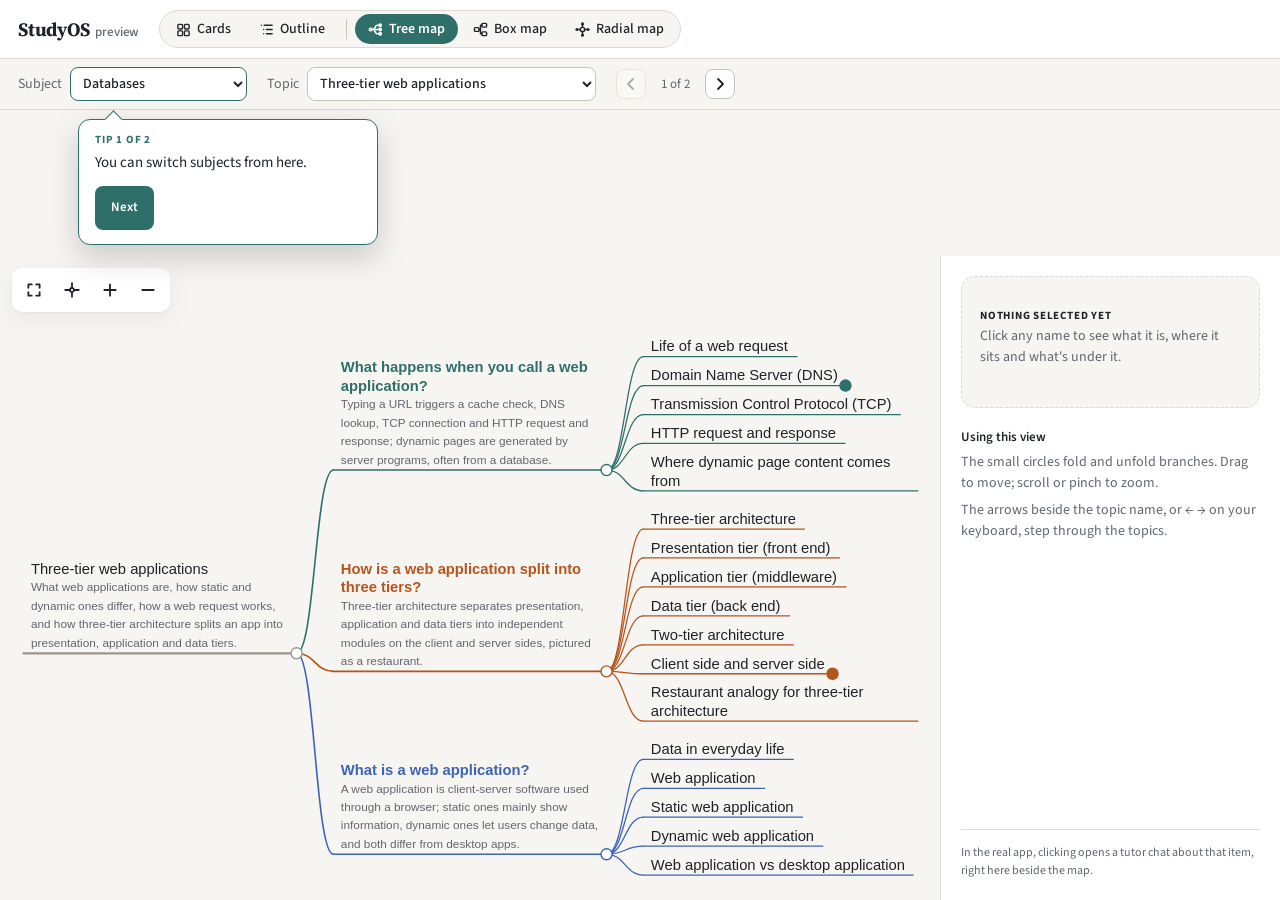
<file: markmap.html>
<!doctype html>
<html lang="en">
<head>
<meta charset="utf-8">
<meta name="viewport" content="width=device-width, initial-scale=1">
<link rel="icon" href="data:image/svg+xml,%3Csvg xmlns=%27http://www.w3.org/2000/svg%27 viewBox=%270 0 16 16%27%3E%3Crect width=%2716%27 height=%2716%27 rx=%274%27 fill=%27%232f6f6a%27/%3E%3C/svg%3E">
<title>Markmap map</title>
<link rel="stylesheet" href="common.css?v=202610270229">
<style>
  #mm { position: absolute; inset: 56px 0 0 0; width: 100%; height: calc(100% - 56px); display: block; overflow: visible; transform-origin: 0 0; user-select: none; -webkit-user-select: none; -webkit-touch-callout: none; }
  .map { touch-action: none; }
  .map { overflow: hidden; }
  .markmap-foreign { color: var(--ink); }
  .markmap-foreign div { color: var(--ink); }
  .markmap-node circle { --markmap-circle-open-bg: var(--panel); }
  .markmap-foreign span.sub { font-weight: 600; }
  .markmap-foreign small { color: var(--muted); font-size: 0.8em; display: block; }
  .markmap-foreign span[data-id] { cursor: pointer; }
  .markmap-foreign span[data-id]:hover { text-decoration: underline; }
</style>
</head>
<body>
<div class="layout">
  <main class="map">
    <div class="tools"><button id="full" class="tool" aria-label="Full screen" title="Full screen"><svg viewBox="0 0 16 16" aria-hidden="true"><path d="M3 6V3h3M10 3h3v3M13 10v3h-3M6 13H3v-3"/></svg></button><button id="fit" class="tool" aria-label="Recenter the map" title="Recenter the map"><svg viewBox="0 0 16 16" aria-hidden="true"><path d="M8 2v3M8 11v3M2 8h3M11 8h3M8 6.2a1.8 1.8 0 1 1 0 3.6 1.8 1.8 0 0 1 0-3.6z"/></svg></button><button id="all" hidden>Expand all</button><button id="reset" hidden>Collapse</button></div>
    <svg id="mm"></svg>
  </main>
  <aside class="chat"></aside>
</div>
<script src="data.js?v=202610270229"></script>
<script src="common.js?v=202610270229"></script>
<script src="vendor/d3-7.9.0.min.js"></script>
<script src="vendor/markmap-lib.js"></script>
<script src="vendor/markmap-view.js"></script>
<script>
  MapPage.header("Markmap");
  const t = MapPage.topic();
  const byId = new Map();
  const esc = (s) => s.replace(/[&<>"]/g, (c) => ({ "&": "&amp;", "<": "&lt;", ">": "&gt;", '"': "&quot;" })[c]);
  // One colour per subtopic: its line, its name and everything under it share it, so a branch reads as one family.
  const dark = matchMedia("(prefers-color-scheme: dark)").matches;
  const BRANCH = dark
    ? ["#7cc4bb", "#f0a060", "#86a8f0", "#d29be0", "#7fcf86", "#f08a9e", "#d6c25a", "#a9b6c4"]
    : ["#2f6f6a", "#b5541c", "#3d63b8", "#8a3f8f", "#2e7d32", "#a33a4f", "#7a6a12", "#4a5a6a"];
  const ROOT = dark ? "#8a9097" : "#9a958b";
  function toMarkmap(n, depth, branch) {
    byId.set(String(n.id), n);
    const colour = depth === 0 ? ROOT : BRANCH[branch % BRANCH.length];
    let html = depth === 1
      ? `<span data-id="${n.id}" class="sub" style="color:${colour}">${esc(n.name)}</span>`
      : `<span data-id="${n.id}">${esc(n.name)}</span>`;
    if (n.line) html += `<small>${esc(n.line)}</small>`;
    return {
      content: html,
      children: n.children.map((c, i) => toMarkmap(c, depth + 1, depth === 0 ? i : branch)),
      payload: { fold: depth >= 2 && n.children.length ? 1 : 0, colour },
    };
  }
  let mm;
  let renderVersion = 0;
  // Once the reader has moved the map, size changes (a phone's address bar sliding in or out) must not snap it back.
  let userMoved = false;
  async function render() {
    const version = ++renderVersion;
    if (mm) mm.destroy();
    document.getElementById("mm").innerHTML = "";
    const root = toMarkmap(t, 0, 0);
    mm = markmap.Markmap.create("#mm", { color: (node) => node.payload?.colour || ROOT, maxWidth: 280, spacingHorizontal: 40, spacingVertical: 10, duration: matchMedia("(prefers-reduced-motion: reduce)").matches ? 0 : 250, fitRatio: 0.95, maxInitialScale: 1 });
    // Phones redraw every label on each frame of a drag. Listen for gestures on the (unmoving) map area and,
    // during a gesture, move the drawing as one layer; apply the real transform once when the gesture ends.
    const area = surface.parentNode, base = mm.zoom.filter();
    mm.svg.on(".zoom", null);
    mm.zoom.filter((e) => !(e.target.closest && e.target.closest(".tools")) && base(e));
    d3.select(area).call(mm.zoom).on("dblclick.zoom", null);
    let start = null;
    mm.zoom
      .on("start.fast", (e) => { if (e.sourceEvent) { userMoved = true; start = d3.zoomTransform(area); } })
      .on("zoom", (e) => {
        const t = e.transform;
        if (start && e.sourceEvent) {
          const s = t.k / start.k;
          surface.style.transform = `translate(${t.x - s * start.x}px, ${t.y - s * start.y}px) scale(${s})`;
        } else { mm.g.attr("transform", t); area.__zoom = t; }
      })
      .on("end.fast", (e) => {
        if (!start) return;
        start = null;
        surface.style.transform = "";
        mm.g.attr("transform", e.transform);
        mm.svg.node().__zoom = e.transform;
      });
    await mm.setData(root);
    if (version === renderVersion) await mm.fit();
  }
  const surface = document.getElementById("mm");
  function controls() {
    surface.querySelectorAll("[data-id]").forEach((el) => MapPage.accessible(el, byId.get(el.dataset.id).name));
    surface.querySelectorAll("g.markmap-node > circle").forEach((el) => {
      const data = el.__data__;
      MapPage.accessible(el, "Fold or unfold " + el.parentNode.querySelector("[data-id]").textContent);
      el.setAttribute("aria-expanded", String(!data.payload.fold));
    });
  }
  new MutationObserver(controls).observe(surface, { childList: true, subtree: true });
  surface.addEventListener("click", () => requestAnimationFrame(controls));
  render();
  document.fonts.ready.then(() => { if (mm && !userMoved) mm.fit(); });
  new ResizeObserver(() => { if (mm && !userMoved) mm.fit(); }).observe(surface);
  // Listen on the map area, not the SVG: Chrome makes an SVG with focus listeners focusable itself.
  surface.parentNode.addEventListener("focusin", (e) => {
    const el = e.target.closest("[data-id], g.markmap-node > circle");
    const area = surface.parentNode;
    area.scrollTop = 0; area.scrollLeft = 0;
    if (!el || !mm) return;
    const r = el.getBoundingClientRect(), v = surface.getBoundingClientRect(), pad = 24;
    if (r.left >= v.left + pad && r.right <= v.right - pad && r.top >= v.top + pad && r.bottom <= v.bottom - pad) return;
    const k = d3.zoomTransform(area).k;
    const dx = (v.left + v.width / 2) - (r.left + r.width / 2), dy = (v.top + v.height / 2) - (r.top + r.height / 2);
    const reduce = matchMedia("(prefers-reduced-motion: reduce)").matches;
    d3.select(area).transition().duration(reduce ? 0 : 250).call(mm.zoom.translateBy, dx / k, dy / k);
  });
  document.getElementById("mm").addEventListener("click", (e) => {
    const el = e.target.closest("[data-id]");
    if (el) MapPage.ask(byId.get(el.dataset.id));
  });
  MapPage.zoomControls(() => mm.svg.call(mm.zoom.scaleBy, 1.25), () => mm.svg.call(mm.zoom.scaleBy, .8));
  document.getElementById("fit").onclick = () => mm.fit();
  document.getElementById("reset").onclick = render;
  document.getElementById("all").onclick = async () => {
    (function walk(n) { n.payload = { ...n.payload, fold: 0 }; (n.children || []).forEach(walk); })(mm.state.data);
    await mm.renderData();
    await mm.fit();
  };
  MapPage.fullScreen();
</script>
</body>
</html>
</file>
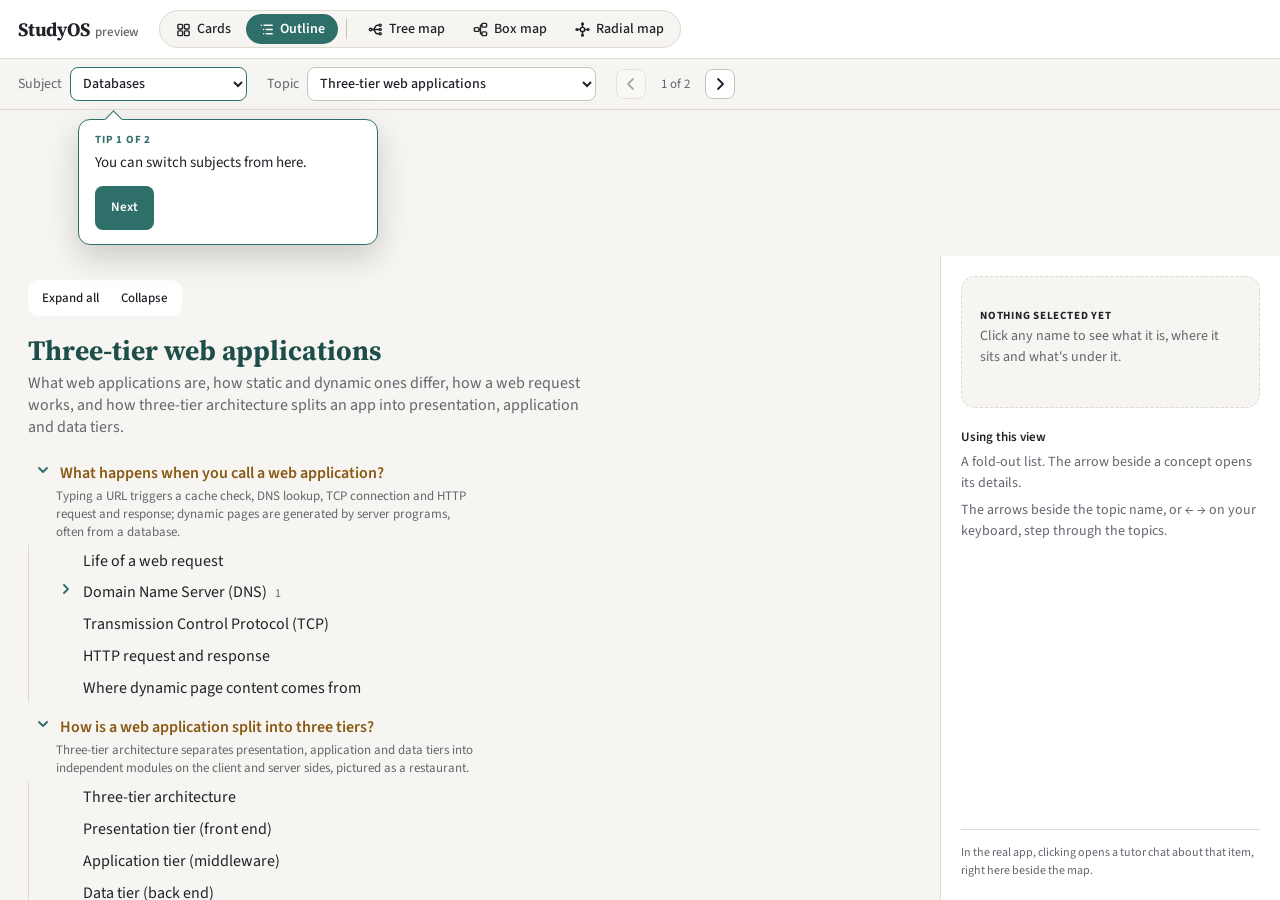
<file: outline.html>
<!doctype html>
<html lang="en">
<head>
<meta charset="utf-8">
<meta name="viewport" content="width=device-width, initial-scale=1">
<link rel="icon" href="data:image/svg+xml,%3Csvg xmlns=%27http://www.w3.org/2000/svg%27 viewBox=%270 0 16 16%27%3E%3Crect width=%2716%27 height=%2716%27 rx=%274%27 fill=%27%232f6f6a%27/%3E%3C/svg%3E">
<title>Outline map</title>
<link rel="stylesheet" href="common.css?v=202610270229">
<style>
  .map { padding: 24px 28px 60px; }
  .topic-head { margin: 0 0 6px; font-family: var(--display); font-size: 28px; line-height: 1.15; color: var(--topic); cursor: pointer; }
  .topic-line { margin: 0 0 20px; color: var(--muted); max-width: 70ch; }
  ul { list-style: none; margin: 0; padding-left: 22px; border-left: 1px solid var(--line); }
  ul.root { border-left: 0; padding-left: 0; }
  li { margin: 2px 0; }
  .row { display: flex; gap: 8px; align-items: baseline; padding: 3px 6px; border-radius: 6px; cursor: pointer; }
  .row:hover { background: var(--accent-soft); }
  .twist { width: 18px; flex: none; color: var(--accent); font-size: 15px; user-select: none; }
  .sub > .row .name { font-weight: 600; color: var(--sub); font-size: 16px; }
  .sub { margin: 10px 0; }
  .line { display: block; color: var(--muted); font-size: 13px; margin: 0 0 4px 28px; max-width: 70ch; }
  .concept > .row .name { color: var(--ink); }
  .detail > .row .name { color: var(--detail); font-size: 14px; }
  .count { color: var(--muted); font-size: 12px; }
  li.closed > ul { display: none; }
  .tools { position: static; display: inline-flex; margin-bottom: 18px; box-shadow: none; }
  .twist { display: inline-grid; place-items: center; height: 18px; transition: transform 0.2s cubic-bezier(0.16, 1, 0.3, 1); }
  li.closed > .row .twist { transform: rotate(-90deg); }
  .twist:empty { visibility: hidden; }
</style>
</head>
<body>
<div class="layout">
  <main class="map" id="map"></main>
  <aside class="chat"></aside>
</div>
<script src="data.js?v=202610270229"></script>
<script src="common.js?v=202610270229"></script>
<script>
  MapPage.header("Outline");
  const t = MapPage.topic();
  const map = document.getElementById("map");
  map.innerHTML = `<div class="tools"><button id="open-all">Expand all</button><button id="close-all">Collapse</button></div>`;
  const h = document.createElement("h1");
  h.className = "topic-head";
  const title = document.createElement("button");
  title.className = "node-title";
  title.textContent = t.name;
  h.append(title);
  h.onclick = () => MapPage.ask(t);
  map.append(h);
  if (t.line) {
    const p = document.createElement("p");
    p.className = "topic-line";
    p.textContent = t.line;
    map.append(p);
  }
  function item(n) {
    const li = document.createElement("li");
    li.className = n.kind === "subtopic" ? "sub" : n.kind;
    const row = document.createElement("div");
    row.className = "row";
    const tw = document.createElement("span");
    tw.className = "twist";
    if (n.children.length) tw.innerHTML = MapPage.ICON.chevron;
    const name = document.createElement("span");
    name.className = "name";
    name.textContent = n.name;
    row.append(tw, name);
    if (n.children.length && n.kind !== "subtopic") {
      const c = document.createElement("span");
      c.className = "count";
      c.textContent = `${n.children.length}`;
      row.append(c);
    }
    MapPage.accessible(name, n.name);
    row.dataset.nodeId = n.id;
    li.append(row);
    if (n.line) {
      const l = document.createElement("span");
      l.className = "line";
      l.textContent = n.line;
      li.append(l);
    }
    if (n.children.length) {
      MapPage.accessible(tw, "Fold or unfold " + n.name);
      tw.setAttribute("aria-expanded", n.kind === "concept" ? "false" : "true");
      tw.onclick = (e) => { e.stopPropagation(); toggle(li); };
    }
    row.onclick = () => MapPage.ask(n);
    if (n.children.length) {
      const ul = document.createElement("ul");
      n.children.forEach((c) => ul.append(item(c)));
      li.append(ul);
      if (n.kind === "concept") li.classList.add("closed");
    }
    return li;
  }
  function toggle(li) {
    li.classList.toggle("closed");
    li.querySelector(":scope > .row > .twist").setAttribute("aria-expanded", String(!li.classList.contains("closed")));
  }
  const root = document.createElement("ul");
  root.className = "root";
  t.children.forEach((c) => root.append(item(c)));
  map.append(root);
  const setAll = (closed) => map.querySelectorAll("li").forEach((li) => {
    if (!li.querySelector(":scope > ul")) return;
    const hide = closed && li.classList.contains("concept");
    li.classList.toggle("closed", hide);
    li.querySelector(":scope > .row > .twist").setAttribute("aria-expanded", String(!hide));
  });
  document.getElementById("open-all").onclick = () => setAll(false);
  document.getElementById("close-all").onclick = () => setAll(true);
</script>
</body>
</html>
</file>
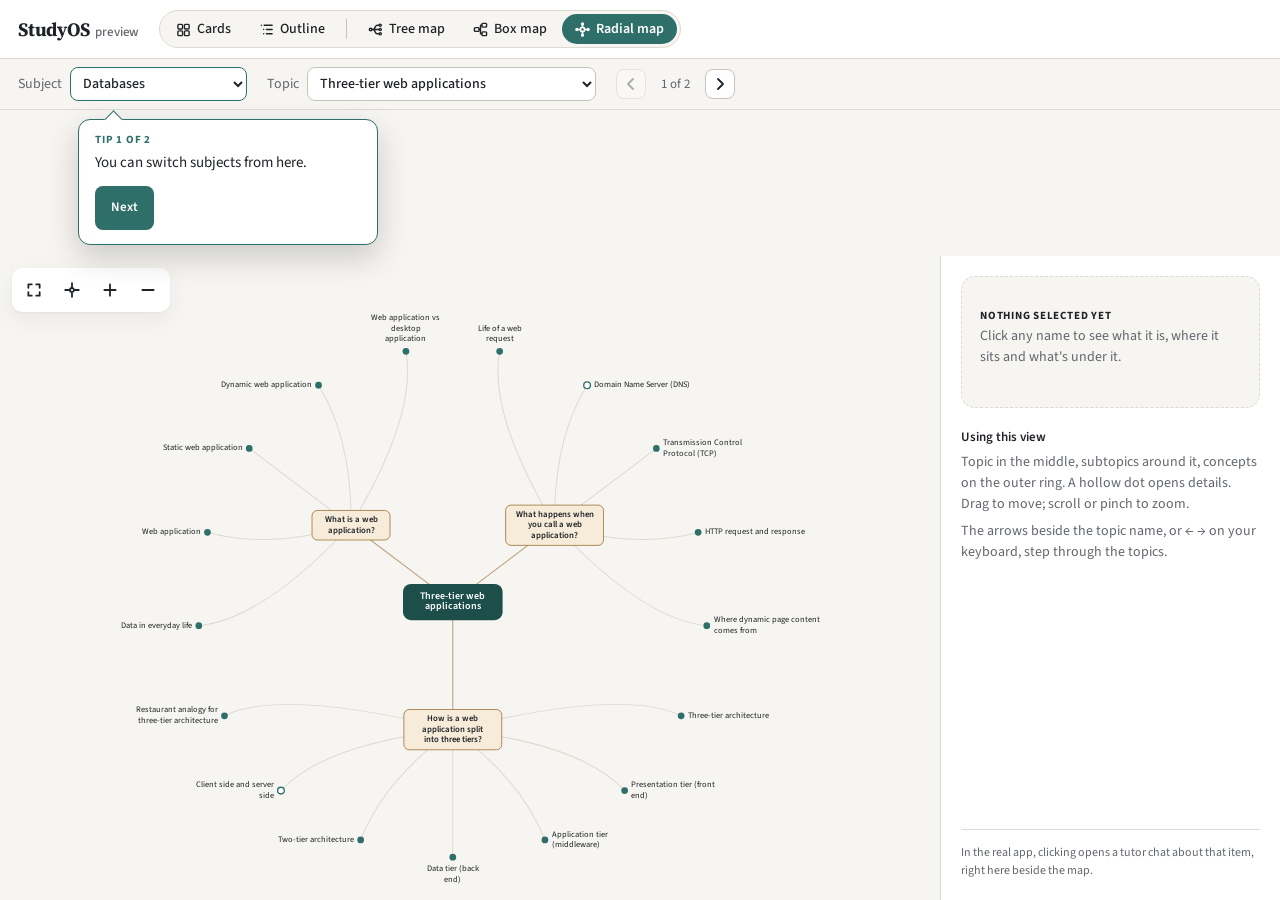
<file: radial.html>
<!doctype html>
<html lang="en">
<head>
<meta charset="utf-8">
<meta name="viewport" content="width=device-width, initial-scale=1">
<link rel="icon" href="data:image/svg+xml,%3Csvg xmlns=%27http://www.w3.org/2000/svg%27 viewBox=%270 0 16 16%27%3E%3Crect width=%2716%27 height=%2716%27 rx=%274%27 fill=%27%232f6f6a%27/%3E%3C/svg%3E">
<title>Radial map</title>
<link rel="stylesheet" href="common.css?v=202610270229">
<style>
  .map { overflow: hidden; }
  #svg { position: absolute; inset: 0; width: 100%; height: 100%; cursor: grab; }
  .link { fill: none; stroke: var(--line); stroke-width: 1.5; }
  .link.sub { stroke: var(--sub); opacity: 0.55; }
  @media (prefers-color-scheme: dark) { .link:not(.sub) { stroke: var(--muted); opacity: .65; } }
  .hit { cursor: pointer; }
  .topic-box { fill: var(--topic); }
  .topic-text { fill: #fff; font-weight: 600; font-size: 15px; }
  @media (prefers-color-scheme: dark) { .topic-text { fill: #10201f; } }
  .sub-box { fill: var(--sub-soft); stroke: var(--sub); }
  .sub-text { fill: var(--ink); font-weight: 600; font-size: 13px; }
  .dot { fill: var(--accent); }
  .dot.has { fill: var(--panel); stroke: var(--accent); stroke-width: 2; }
  .concept-text { fill: var(--ink); font-size: 12.5px; }
  .detail-text { fill: var(--detail); font-size: 11.5px; }
  .hit:hover text { text-decoration: underline; }
</style>
</head>
<body>
<div class="layout">
  <main class="map" id="map">
    <div class="tools"><button id="full" class="tool" aria-label="Full screen" title="Full screen"><svg viewBox="0 0 16 16" aria-hidden="true"><path d="M3 6V3h3M10 3h3v3M13 10v3h-3M6 13H3v-3"/></svg></button><button id="fit" class="tool" aria-label="Recenter the map" title="Recenter the map"><svg viewBox="0 0 16 16" aria-hidden="true"><path d="M8 2v3M8 11v3M2 8h3M11 8h3M8 6.2a1.8 1.8 0 1 1 0 3.6 1.8 1.8 0 0 1 0-3.6z"/></svg></button><button id="all" hidden>Expand all</button><button id="reset" hidden>Collapse</button></div>
    <svg id="svg"><g id="view"></g></svg>
  </main>
  <aside class="chat"></aside>
</div>
<script src="data.js?v=202610270229"></script>
<script src="common.js?v=202610270229"></script>
<script src="vendor/d3-7.9.0.min.js"></script>
<script>
  MapPage.header("Radial");
  const t = MapPage.topic();
  const NS = "http://www.w3.org/2000/svg";
  const svg = document.getElementById("svg");
  const view = document.getElementById("view");
  const open = new Set();
  let zoom = { x: 0, y: 0, k: 1 };

  function el(name, attrs, parent) {
    const e = document.createElementNS(NS, name);
    for (const [k, v] of Object.entries(attrs)) e.setAttribute(k, v);
    parent.append(e);
    return e;
  }
  function wrap(text, width) {
    const words = text.split(" "), lines = [];
    let line = "";
    for (const w of words) {
      if ((line + " " + w).trim().length > width && line) { lines.push(line); line = w; } else line = (line + " " + w).trim();
    }
    lines.push(line);
    return lines;
  }
  function label(parent, x, y, text, cls, width, anchor = "middle") {
    const lines = wrap(text, width);
    const tx = el("text", { x, y: y - (lines.length - 1) * 8, class: cls, "text-anchor": anchor, "dominant-baseline": "middle" }, parent);
    lines.forEach((l, i) => { const s = el("tspan", { x, dy: i ? 16 : 0 }, tx); s.textContent = l; });
    return tx;
  }
  function polar(r, a) { return [r * Math.cos(a), r * Math.sin(a)]; }

  function draw() {
    view.innerHTML = "";
    const subs = t.children;
    const weight = (s) => Math.max(1, s.children.reduce((n, c) => n + 1 + (open.has(c.id) ? c.children.length * 0.6 : 0), 0));
    const total = subs.reduce((n, s) => n + weight(s), 0);
    const concepts = subs.reduce((n, s) => n + s.children.length, 0);
    const R1 = Math.max(190, subs.length * 42), R2 = Math.max(R1 + 190, concepts * 13), R3 = R2 + 190;
    const links = el("g", {}, view), nodes = el("g", {}, view);
    let a0 = -Math.PI / 2;
    for (const s of subs) {
      const span = (weight(s) / total) * 2 * Math.PI;
      const mid = a0 + span / 2;
      const [sx, sy] = polar(R1, mid);
      el("path", { class: "link sub", d: `M0,0 Q${sx * 0.5},${sy * 0.5} ${sx},${sy}` }, links);
      // concepts spread across this subtopic's sector
      const units = s.children.map((c) => 1 + (open.has(c.id) ? c.children.length * 0.6 : 0));
      const usum = units.reduce((a, b) => a + b, 0) || 1;
      let ca = a0;
      s.children.forEach((c, i) => {
        const cspan = (units[i] / usum) * span, cm = ca + cspan / 2;
        ca += cspan;
        const [cx, cy] = polar(R2, cm);
        el("path", { class: "link", d: `M${sx},${sy} Q${polar((R1 + R2) / 2, cm).join(",")} ${cx},${cy}` }, links);
        const g = el("g", { class: "hit" }, nodes);
        const right = Math.cos(cm) >= 0, steep = Math.abs(Math.cos(cm)) < 0.3;
        el("circle", { cx, cy, r: 5, class: "dot" + (c.children.length ? " has" : "") }, g);
        if (c.children.length) {
          const dot = g.querySelector("circle");
          MapPage.accessible(dot, "Fold or unfold " + c.name);
          dot.setAttribute("aria-expanded", String(open.has(c.id)));
          dot.dataset.branchId = c.id;
        }
        if (steep) { const off = wrap(c.name, 18).length * 8 + 10; label(g, cx, cy + (Math.sin(cm) < 0 ? -off : off), c.name, "concept-text", 18, "middle"); }
        else label(g, cx + (right ? 10 : -10), cy, c.name, "concept-text", 26, right ? "start" : "end");
        MapPage.accessible(g, c.name);
        g.onclick = (e) => {
          e.stopPropagation();
          if (c.children.length && e.target.tagName === "circle") { open.has(c.id) ? open.delete(c.id) : open.add(c.id); draw(); view.querySelector(`[data-branch-id="${c.id}"]`).focus({ preventScroll: true }); }
          else MapPage.ask(c);
        };
        if (open.has(c.id)) {
          c.children.forEach((d, j) => {
            const da = cm + (j - (c.children.length - 1) / 2) * Math.min(0.09, cspan / Math.max(1, c.children.length));
            const [dx, dy] = polar(R3, da);
            el("path", { class: "link", d: `M${cx},${cy} L${dx},${dy}` }, links);
            const dg = el("g", { class: "hit" }, nodes);
            el("circle", { cx: dx, cy: dy, r: 3, class: "dot" }, dg);
            const dr = Math.cos(da) >= 0;
            label(dg, dx + (dr ? 8 : -8), dy, d.name, "detail-text", 30, dr ? "start" : "end");
            MapPage.accessible(dg, d.name);
            dg.onclick = (e) => { e.stopPropagation(); MapPage.ask(d); };
          });
        }
      });
      const sg = el("g", { class: "hit" }, nodes);
      const lines = wrap(s.name, 20);
      const w = Math.max(...lines.map((l) => l.length)) * 7.4 + 20, h = lines.length * 16 + 12;
      el("rect", { x: sx - w / 2, y: sy - h / 2, width: w, height: h, rx: 8, class: "sub-box" }, sg);
      label(sg, sx, sy, s.name, "sub-text", 20);
      const tip = el("title", {}, sg); tip.textContent = s.line || "";
      MapPage.accessible(sg, s.name);
      sg.onclick = (e) => { e.stopPropagation(); MapPage.ask(s); };
      a0 += span;
    }
    const tg = el("g", { class: "hit" }, nodes);
    const tl = wrap(t.name, 18);
    const tw = Math.max(...tl.map((l) => l.length)) * 8.6 + 28, th = tl.length * 16 + 22;
    el("rect", { x: -tw / 2, y: -th / 2, width: tw, height: th, rx: 12, class: "topic-box" }, tg);
    label(tg, 0, 0, t.name, "topic-text", 18);
    const tt = el("title", {}, tg); tt.textContent = t.line || "";
    MapPage.accessible(tg, t.name);
    tg.onclick = (e) => { e.stopPropagation(); MapPage.ask(t); };
  }
  function apply() { view.setAttribute("transform", `translate(${zoom.x},${zoom.y}) scale(${zoom.k})`); }
  function fit() {
    const b = view.getBBox(), W = svg.clientWidth, H = svg.clientHeight;
    const k = Math.min(1.2, (W - 40) / b.width, (H - 70) / b.height);
    zoom = { k, x: W / 2 - (b.x + b.width / 2) * k, y: (H + 40) / 2 - (b.y + b.height / 2) * k };
    d3.select(svg).call(zoomer.transform, d3.zoomIdentity.translate(zoom.x, zoom.y).scale(zoom.k));
  }
  const zoomer = d3.zoom().scaleExtent([.02, 8]).on("zoom", (e) => {
    zoom = { x: e.transform.x, y: e.transform.y, k: e.transform.k };
    apply();
  });
  d3.select(svg).call(zoomer).on("dblclick.zoom", null);
  svg.style.touchAction = "none";
  MapPage.zoomControls(() => d3.select(svg).call(zoomer.scaleBy, 1.25), () => d3.select(svg).call(zoomer.scaleBy, .8));
  new ResizeObserver(fit).observe(svg);
  document.getElementById("fit").onclick = fit;
  document.getElementById("all").onclick = () => { t.children.forEach((s) => s.children.forEach((c) => c.children.length && open.add(c.id))); draw(); fit(); };
  document.getElementById("reset").onclick = () => { open.clear(); draw(); fit(); };
  draw();
  fit();
  MapPage.fullScreen();
</script>
</body>
</html>
</file>
<file: common.css>
@import url("https://fonts.googleapis.com/css2?family=Source+Sans+3:wght@400;500;600;700&family=Source+Serif+4:opsz,wght@8..60,600;8..60,700&display=swap");

:root {
  --bg: #f6f5f1;
  --panel: #ffffff;
  --ink: #1f2328;
  --muted: #62676e;
  --line: #dedad2;
  --line-strong: #c9c4b9;
  --accent: #2f6f6a;
  --accent-ink: #ffffff;
  --accent-soft: #e3efed;
  --topic: #1d4e4a;
  --topic-ink: #ffffff;
  --sub: #8a5a14;
  --sub-soft: #f6ecd9;
  --detail: #5b4f8a;
  --shadow: 0 1px 2px rgba(31, 35, 40, 0.05), 0 8px 24px rgba(31, 35, 40, 0.06);
  --radius: 14px;
  --ui: "Source Sans 3", system-ui, -apple-system, "Segoe UI", sans-serif;
  --display: "Source Serif 4", Georgia, "Times New Roman", serif;
  font-family: var(--ui);
  color-scheme: light;
}
@media (prefers-color-scheme: dark) {
  :root {
    --bg: #16181b;
    --panel: #1f2226;
    --ink: #e9e7e2;
    --muted: #a0a5ab;
    --line: #33383f;
    --line-strong: #474d55;
    --accent: #7cc4bb;
    --accent-ink: #0f1f1d;
    --accent-soft: #1f3533;
    --topic: #8fd0c8;
    --topic-ink: #10201f;
    --sub: #e0b46a;
    --sub-soft: #3a3020;
    --detail: #b9adec;
    --shadow: 0 1px 2px rgba(0, 0, 0, 0.3), 0 8px 24px rgba(0, 0, 0, 0.25);
    color-scheme: dark;
  }
}
* { box-sizing: border-box; }
body { margin: 0; background: var(--bg); color: var(--ink); height: 100vh; height: 100dvh; display: flex; flex-direction: column; -webkit-font-smoothing: antialiased; }
::selection { background: var(--accent-soft); color: var(--ink); }
:focus-visible { outline: 2px solid var(--accent); outline-offset: 2px; border-radius: 6px; }
* { scrollbar-width: thin; scrollbar-color: var(--line-strong) transparent; }
button { font: inherit; color: inherit; }

/* Icons and small controls */
.icon svg, .twist svg { width: 16px; height: 16px; fill: none; stroke: currentColor; stroke-width: 1.8; stroke-linecap: round; stroke-linejoin: round; }
.tools { position: absolute; top: 12px; left: 12px; display: flex; gap: 2px; z-index: 2; background: var(--panel); border-radius: 10px; padding: 4px; box-shadow: var(--shadow); }
.tools button { font-size: 13px; font-weight: 500; padding: 5px 10px; border-radius: 7px; border: 0; background: none; color: var(--ink); cursor: pointer; transition: background-color 0.15s; }
.tools button:hover { background: var(--accent-soft); }
.tools button:active { background: var(--line); }

/* Header */
.bar { border-bottom: 1px solid var(--line); background: var(--panel); font-size: 14px; position: relative; z-index: 3; }
.bar .row1, .bar .row2 { display: flex; gap: 10px 20px; align-items: center; flex-wrap: wrap; padding: 10px 18px; }
.bar .row2 { border-top: 1px solid var(--line); padding-top: 8px; padding-bottom: 8px; background: var(--bg); }
.brand { font-family: var(--display); font-weight: 700; font-size: 19px; color: var(--ink); text-decoration: none; letter-spacing: -0.01em; }
.brand span { font-family: var(--ui); font-weight: 500; font-size: 13px; color: var(--muted); margin-left: 2px; }
.brand:hover span { color: var(--accent); }
.tabs { display: flex; gap: 10px; flex-wrap: wrap; }
.group { display: inline-flex; align-items: center; gap: 2px; background: var(--bg); border: 1px solid var(--line); border-radius: 999px; padding: 3px; }
.glabel { font-size: 11px; font-weight: 600; text-transform: uppercase; letter-spacing: 0.06em; color: var(--muted); padding: 0 6px 0 9px; }
.tab { text-decoration: none; color: var(--ink); padding: 5px 13px; border-radius: 999px; white-space: nowrap; font-weight: 500; transition: background-color 0.15s, color 0.15s; }
.tab:hover { background: var(--accent-soft); }
.tab.on { background: var(--accent); color: var(--accent-ink); font-weight: 600; }
.tab .short { display: none; }
.pick { color: var(--muted); display: inline-flex; gap: 8px; align-items: center; min-width: 0; }
.pick select { font: inherit; font-weight: 500; color: var(--ink); background: var(--panel); border: 1px solid var(--line-strong); border-radius: 8px; padding: 5px 8px; max-width: 320px; min-width: 0; cursor: pointer; }
.pick select:hover { border-color: var(--accent); }
.step { display: inline-flex; gap: 6px; align-items: center; color: var(--muted); font-variant-numeric: tabular-nums; }
.step .count { min-width: 3.6em; text-align: center; font-size: 13px; }
button.icon { display: inline-grid; place-items: center; width: 30px; height: 30px; border-radius: 8px; border: 1px solid var(--line-strong); background: var(--panel); color: var(--ink); cursor: pointer; padding: 0; transition: background-color 0.15s, border-color 0.15s; }
button.icon:hover:not(:disabled) { border-color: var(--accent); background: var(--accent-soft); }
button.icon:disabled { opacity: 0.35; cursor: default; }

/* Body */
.layout { flex: 1; display: grid; grid-template-columns: minmax(0, 1fr) 340px; min-height: 0; }
.map { overflow: auto; min-width: 0; position: relative; }
.panel { border-left: 1px solid var(--line); background: var(--panel); padding: 20px; display: flex; flex-direction: column; gap: 20px; font-size: 14px; overflow: auto; }
#status { flex: none; position: relative; background: var(--bg); border: 1px solid var(--line); border-radius: var(--radius); padding: 16px 18px; min-height: 132px; }
#status p { margin: 0 0 8px; line-height: 1.5; }
#status h2 { margin: 2px 0 8px; font-family: var(--display); font-size: 21px; line-height: 1.2; text-wrap: balance; padding-right: 20px; }
#status.empty { color: var(--muted); border-style: dashed; display: flex; flex-direction: column; justify-content: center; }
#status.empty .kind { color: var(--ink); }
#status .kind { font-size: 11px; text-transform: uppercase; letter-spacing: 0.07em; font-weight: 700; color: var(--muted); margin-bottom: 2px; }
#status .k-topic { color: var(--topic); }
#status .k-subtopic { color: var(--sub); }
#status .k-concept { color: var(--accent); }
#status .k-detail { color: var(--detail); }
#status .path { display: flex; flex-wrap: wrap; gap: 2px 6px; font-size: 12px; color: var(--muted); margin-bottom: 10px; }
#status .path button { background: none; border: 0; padding: 0; color: var(--muted); cursor: pointer; text-align: left; text-decoration: underline; text-decoration-color: var(--line-strong); text-underline-offset: 3px; }
#status .path button:hover { color: var(--accent); text-decoration-color: currentColor; }
#status .line { color: var(--ink); }
#status .inside { font-size: 12px; font-weight: 600; color: var(--muted); margin: 14px 0 6px; }
#status .kids { list-style: none; margin: 0; padding: 0; display: flex; flex-wrap: wrap; gap: 6px; }
#status .kids button { background: var(--panel); border: 1px solid var(--line); border-radius: 999px; padding: 3px 10px; font-size: 13px; cursor: pointer; text-align: left; }
#status .kids button:hover { border-color: var(--accent); background: var(--accent-soft); }
#status .close { position: absolute; top: 10px; right: 10px; width: 28px; height: 28px; border: 0; background: none; display: none; }
#status.flash { animation: flash 0.7s cubic-bezier(0.16, 1, 0.3, 1); }
@keyframes flash { from { box-shadow: 0 0 0 4px var(--accent-soft); border-color: var(--accent); } to { box-shadow: 0 0 0 4px transparent; } }
#status h2:focus { outline: none; }
#status .soon { margin: 4px 0 4px; padding: 12px 14px; border-radius: 10px; background: var(--accent-soft); }
#status .soon p { margin: 0; color: var(--ink); }
#status .soon .soon-h { font-size: 11px; text-transform: uppercase; letter-spacing: 0.07em; font-weight: 700; color: var(--accent); margin-bottom: 4px; }
#status .ask-tutor { display: flex; align-items: center; gap: 10px; flex-wrap: wrap; margin: 16px 0 0; }
#status .fake-btn { display: inline-flex; align-items: center; padding: 7px 14px; border-radius: 8px; border: 1px dashed var(--accent); color: var(--accent); font-weight: 600; font-size: 13px; cursor: default; }
#status .soon-note { font-size: 12px; color: var(--muted); }
.panel.has-selection .howto, .panel.has-selection .aside { display: none; }
.howto h3 { margin: 0 0 6px; font-size: 13px; font-weight: 600; }
.howto p { margin: 0 0 6px; color: var(--muted); line-height: 1.5; }
.panel .aside { margin: auto 0 0; font-size: 12px; line-height: 1.5; color: var(--muted); border-top: 1px solid var(--line); padding-top: 14px; }

@media (prefers-reduced-motion: reduce) { * { animation: none !important; transition: none !important; } }

@media (max-width: 860px) {
  .layout { grid-template-columns: 1fr; }
  .bar .row1, .bar .row2 { padding: 8px 12px; gap: 8px 10px; }
  .tabs { gap: 6px; }
  .glabel { display: none; }
  .tab { padding: 5px 11px; }
  .tab .long { display: none; }
  .tab .short { display: inline; }
  .pick > span { position: absolute; width: 1px; height: 1px; overflow: hidden; clip: rect(0 0 0 0); }
  .pick { flex: 1 1 140px; }
  .pick select { max-width: none; width: 100%; }
  .step .count { display: none; }
  .panel { position: fixed; left: 10px; right: 10px; bottom: 10px; max-height: 46vh; border: 1px solid var(--line); border-radius: 16px; box-shadow: 0 12px 40px rgba(0, 0, 0, 0.22); padding: 10px; z-index: 5; display: none; }
  .panel .howto, .panel .aside { display: none; }
  #status { border: 0; min-height: 0; }
  #status .close { display: grid; }
  body.picked .panel { display: flex; animation: rise 0.35s cubic-bezier(0.16, 1, 0.3, 1); }
  @keyframes rise { from { transform: translateY(16px); opacity: 0; } }
}
@media (max-width: 520px) {
  .brand span { display: none; }
}

/* Keep existing controls readable and reachable at narrow sizes and with long labels. */
.bar { flex-shrink: 0; }
.map, .panel { min-height: 0; }
#status, .panel .kids button { overflow-wrap: anywhere; }
.panel .kids button { max-width: 100%; }
[role="button"] { cursor: pointer; }
@media (pointer: coarse) {
  .tools button, .tab, .pick select, button.icon, #status .close { min-height: 44px; }
  button.icon, #status .close { min-width: 44px; }
  #status .path button, #status .kids button { min-height: 44px; }
}
@media (max-width: 860px) {
  .panel { max-height: 46dvh; padding-bottom: max(10px, env(safe-area-inset-bottom)); }
}

.tools .zoom { display: inline-grid; place-items: center; min-width: 30px; }
.tools .zoom svg { width: 16px; height: 16px; fill: none; stroke: currentColor; stroke-width: 1.8; stroke-linecap: round; }

.node-title { font: inherit; line-height: inherit; color: inherit; background: none; border: 0; padding: 0; text-align: inherit; cursor: pointer; }
/* WebKit can count the native select's hidden text as label overflow on phones. */
@media (max-width: 860px) {
  .pick { overflow: clip; overflow-clip-margin: 4px; }
}

/* First-visit hint pointing at the subject picker, then the topic picker */
.coach { position: absolute; top: calc(100% + 10px); left: 18px; z-index: 6; width: min(300px, calc(100vw - 24px)); background: var(--panel); border: 1px solid var(--accent); border-radius: 12px; padding: 12px 16px 14px; box-shadow: 0 12px 32px rgba(0, 0, 0, 0.18); font-size: 15px; line-height: 1.45; transition: left 0.45s cubic-bezier(0.16, 1, 0.3, 1); animation: coach-in 0.5s cubic-bezier(0.16, 1, 0.3, 1) 0.5s both; }
.coach::before { content: ""; position: absolute; top: -7px; left: var(--arrow, 28px); width: 12px; height: 12px; background: var(--panel); border-left: 1px solid var(--accent); border-top: 1px solid var(--accent); transform: rotate(45deg); transition: left 0.45s cubic-bezier(0.16, 1, 0.3, 1); }
.coach p { margin: 0 0 12px; color: var(--ink); }
.coach .coach-step { font-size: 11px; text-transform: uppercase; letter-spacing: 0.07em; font-weight: 700; color: var(--accent); margin-bottom: 4px; }
.coach-ok { background: var(--accent); color: var(--accent-ink); border: 0; border-radius: 8px; padding: 6px 16px; font-weight: 600; font-size: 13px; cursor: pointer; }
.coach-ok:hover { filter: brightness(1.08); }
.coach.leaving { animation: coach-out 0.25s ease-in forwards; }
.coach-target:not(:disabled) { border-color: var(--accent) !important; animation: coach-glow 1.6s ease-out 0.4s 3; }
@keyframes coach-in { from { opacity: 0; transform: translateY(-8px); } }
@keyframes coach-out { to { opacity: 0; transform: translateY(-6px); } }
@keyframes coach-glow { 0% { box-shadow: 0 0 0 0 var(--accent); } 70%, 100% { box-shadow: 0 0 0 7px transparent; } }

/* Reserve space so the temporary hint never blocks the map's toolbar. */
.bar.coaching { margin-bottom: calc(var(--coach-height, 160px) + 20px); }
.coach-ok { min-width: 44px; min-height: 44px; }
@media (prefers-reduced-motion: reduce) {
  .coach, .coach::before, .coach-target { animation: none !important; transition: none !important; }
}

/* Fire accents for The Book of Five Rings (front-page row and the subject picker) */
.flame { width: 20px; height: 26px; flex: none; transform-origin: 50% 100%; animation: flicker 1.6s ease-in-out infinite; }
.flame .outer { fill: #f0702a; }
.flame .inner { fill: #ffd25a; animation: flicker-in 1.1s ease-in-out infinite; transform-origin: 50% 100%; }
@keyframes flicker { 0%, 100% { transform: scale(1, 1) skewX(0deg); } 25% { transform: scale(0.96, 1.06) skewX(-2deg); } 50% { transform: scale(1.03, 0.97) skewX(1.5deg); } 75% { transform: scale(0.98, 1.04) skewX(-1deg); } }
@keyframes flicker-in { 0%, 100% { transform: scale(1); opacity: 1; } 40% { transform: scale(0.9, 1.12); opacity: 0.85; } 70% { transform: scale(1.05, 0.94); opacity: 1; } }
.pick select option { color: var(--ink); background: var(--panel); font-weight: 400; }
.pick.fire select { --c1: #7d6038; --c2: #276d77; --c3: #b04a14; --c4: #5f6973; --c5: #4b3f9e; font-weight: 600; animation: elements 10s ease-in-out infinite; }
@media (prefers-color-scheme: dark) { .pick.fire select { --c1: #d9a35c; --c2: #4cc3d4; --c3: #ff8a2a; --c4: #c9d3de; --c5: #9d8fff; } }
@keyframes elements {
  0%, 100% { color: var(--c1); border-color: var(--c1); box-shadow: 0 0 0 3px color-mix(in srgb, var(--c1) 22%, transparent), 0 0 14px color-mix(in srgb, var(--c1) 40%, transparent); }
  20% { color: var(--c2); border-color: var(--c2); box-shadow: 0 0 0 3px color-mix(in srgb, var(--c2) 22%, transparent), 0 0 14px color-mix(in srgb, var(--c2) 40%, transparent); }
  40% { color: var(--c3); border-color: var(--c3); box-shadow: 0 0 0 3px color-mix(in srgb, var(--c3) 22%, transparent), 0 0 14px color-mix(in srgb, var(--c3) 40%, transparent); }
  60% { color: var(--c4); border-color: var(--c4); box-shadow: 0 0 0 3px color-mix(in srgb, var(--c4) 22%, transparent), 0 0 14px color-mix(in srgb, var(--c4) 40%, transparent); }
  80% { color: var(--c5); border-color: var(--c5); box-shadow: 0 0 0 3px color-mix(in srgb, var(--c5) 22%, transparent), 0 0 14px color-mix(in srgb, var(--c5) 40%, transparent); }
}
@media (prefers-reduced-motion: reduce) { .flame, .flame .inner, .pick.fire select { animation: none !important; color: var(--ink); } }

/* Five Rings emblem: chapter order Earth, Water, Fire, Wind, Void. Each element glows in its own colour and rhythm. */
.ring { --earth: #9a7847; --water: #428c98; --wind: #8e98a3; --fire: #f07426; --fire-tip: #ffba52; --void: #252338;
  --earth-glow: #d9a35c; --water-glow: #4cc3d4; --wind-glow: #c9d3de; --fire-glow: #ff8a2a; --void-glow: #8b7bff;
  width: 24px; height: 24px; flex: none; overflow: visible; }
@media (prefers-color-scheme: dark) { .ring { --wind: #b2b9c1; --void: #4a4373; } }
.ring .el-earth { fill: var(--earth); } .ring .el-water { fill: var(--water); } .ring .el-wind { fill: var(--wind); }
.ring .el-void { fill: var(--void); } .ring .el-fire { fill: var(--fire); } .ring .fire-core { fill: var(--fire-tip); }
.ring .glow-earth { fill: var(--earth-glow); } .ring .glow-water { fill: var(--water-glow); } .ring .glow-wind { fill: var(--wind-glow); }
.ring .glow-fire { fill: var(--fire-glow); } .ring .glow-void { fill: var(--void-glow); }
.ring .glow, .ring .glow-wrap, .ring .fire-core { transform-box: view-box; transform-origin: 50px 50px; }
/* Modes, all at once: Earth rumbles slowly, Water flows, Wind sways quickly, Fire flickers, Void breathes. */
.ring .glow-earth { animation: g-earth 5s ease-in-out infinite; }
.ring .glow-water { animation: g-water 3.2s ease-in-out infinite; }
.ring .glow-wind { animation: g-wind 1.9s ease-in-out infinite; }
.ring .glow-fire { animation: g-fire 1.3s ease-in-out infinite; }
.ring .glow-void { animation: g-void 4.4s ease-in-out infinite; }
.ring .fire-core { animation: core 1.6s ease-in-out infinite; }
@keyframes g-earth { 0%, 100% { opacity: 0.25; } 50% { opacity: 0.6; } }
@keyframes g-water { 0%, 100% { opacity: 0.3; transform: rotate(-3deg); } 50% { opacity: 0.75; transform: rotate(3deg); } }
@keyframes g-wind { 0%, 100% { opacity: 0.2; transform: rotate(4deg); } 50% { opacity: 0.6; transform: rotate(-4deg); } }
@keyframes g-fire { 0%, 100% { opacity: 0.5; } 30% { opacity: 0.9; } 55% { opacity: 0.4; } 80% { opacity: 0.85; } }
@keyframes g-void { 0%, 100% { opacity: 0.2; transform: scale(0.98); } 50% { opacity: 0.85; transform: scale(1.04); } }
@keyframes core { 0%, 100% { transform: rotate(0deg) scale(1); opacity: 1; } 35% { transform: rotate(-2.5deg) scale(1.02); opacity: 0.75; } 70% { transform: rotate(2deg) scale(0.99); opacity: 1; } }
/* Front page: the chapters also swell in turn, each in its own colour. */
.ring-full .glow-wrap { animation: chapter 10s ease-in-out infinite; }
.ring-full .gw-water { animation-delay: 2s; } .ring-full .gw-fire { animation-delay: 4s; } .ring-full .gw-wind { animation-delay: 6s; } .ring-full .gw-void { animation-delay: 8s; }
@keyframes chapter { 0%, 22%, 100% { transform: scale(1); filter: none; } 9% { transform: scale(1.06); filter: brightness(1.5); } }
.pick .ring { width: 22px; height: 22px; }
@media (prefers-reduced-motion: reduce) { .ring .glow, .ring .glow-wrap, .ring .fire-core { animation: none !important; } .ring .glow { opacity: 0.35; } }

/* Customisable subject menu where supported (newer Chrome): a styled list with the Five Rings ring and colours. */
@supports (appearance: base-select) {
  #pick-subject, #pick-subject::picker(select) { appearance: base-select; }
  #pick-subject { display: inline-flex; align-items: center; gap: 6px; padding: 5px 10px; }
  #pick-subject::picker(select) { background: var(--panel); color: var(--ink); border: 1px solid var(--line-strong); border-radius: 12px; padding: 6px; margin-top: 4px; box-shadow: var(--shadow); }
  #pick-subject option { display: flex; align-items: center; gap: 10px; padding: 9px 12px; border-radius: 8px; color: var(--ink); background: none; font-weight: 500; }
  #pick-subject option:hover, #pick-subject option:focus-visible { background: var(--accent-soft); outline: none; }
  #pick-subject option::checkmark { display: none; }
  #pick-subject option[hidden] { display: none; }
  #pick-subject::picker-icon { content: ""; width: 12px; height: 12px; margin-left: 4px; background: currentColor; transition: transform 0.2s;
    mask: url("data:image/svg+xml,%3Csvg xmlns='http://www.w3.org/2000/svg' viewBox='0 0 16 16'%3E%3Cpath d='m4 6 4 4 4-4' fill='none' stroke='black' stroke-width='2' stroke-linecap='round' stroke-linejoin='round'/%3E%3C/svg%3E") center / contain no-repeat; }
  #pick-subject:open::picker-icon { transform: rotate(180deg); }
  #pick-subject option.five .ring { width: 22px; height: 22px; }
  #pick-subject > button { display: flex; align-items: center; flex: 1; min-width: 0; padding: 0; border: 0; background: none; color: inherit; font: inherit; }
  #pick-subject selectedcontent { display: block; flex: 1; min-width: 0; overflow: hidden; text-overflow: ellipsis; white-space: nowrap; text-align: left; }
  #pick-subject option.five .five-label { --c1: #9a7847; --c2: #2f7f8a; --c3: #c4541a; --c4: #66707a; --c5: #4b3f9e; font-weight: 600; animation: five-name 10s ease-in-out infinite; }
  @media (prefers-color-scheme: dark) { #pick-subject option.five .five-label { --c1: #d9a35c; --c2: #4cc3d4; --c3: #ff8a2a; --c4: #c9d3de; --c5: #9d8fff; } }
  @keyframes five-name { 0%, 100% { color: var(--c1); } 20% { color: var(--c2); } 40% { color: var(--c3); } 60% { color: var(--c4); } 80% { color: var(--c5); } }
  /* The closed menu already has the ring beside it, so it shows only the name. */
  #pick-subject selectedcontent .ring, #pick-subject > button .ring { display: none; }
  @media (prefers-reduced-motion: reduce) { #pick-subject option.five .five-label { animation: none; color: var(--ink); } }
}

/* Map toolbar: icon buttons (full screen, recenter, zoom) */
.tools .tool, .tools button.zoom { display: inline-grid; place-items: center; width: 36px; height: 36px; padding: 0; }
.tools .tool svg, .tools button.zoom svg { width: 18px; height: 18px; fill: none; stroke: currentColor; stroke-width: 1.6; stroke-linecap: round; stroke-linejoin: round; }
/* Full-screen map: header and side panel step aside; the selected-item panel floats over the map. */
body.full-map .bar { display: none; }
body.full-map .layout { grid-template-columns: 1fr; }
body.full-map .panel { position: fixed; right: 12px; bottom: 12px; left: auto; width: min(360px, calc(100vw - 24px)); max-height: 46vh; border: 1px solid var(--line); border-radius: 16px; box-shadow: 0 12px 40px rgba(0, 0, 0, 0.25); z-index: 5; display: none; }
body.full-map.picked .panel { display: flex; }
body.full-map .panel .howto, body.full-map .panel .aside { display: none; }
body.full-map #status .close { display: grid; }

/* Phones: one compact header row for views, one for subject/topic/arrows */
@media (max-width: 860px) {
  /* Views: a home icon plus one segmented bar of five equal tabs (a thin divider between text and map views). */
  .bar .row1 { flex-wrap: nowrap; gap: 8px; padding: 8px 10px; }
  .brand { flex: none; display: inline-grid; place-items: center; width: 40px; height: 40px; border-radius: 10px; font-size: 0; color: var(--ink); }
  .brand::before { content: ""; width: 20px; height: 20px; background: currentColor;
    mask: url("data:image/svg+xml,%3Csvg xmlns='http://www.w3.org/2000/svg' viewBox='0 0 24 24'%3E%3Cpath d='M3 11 12 4l9 7M5.5 9.5V20h5v-5.5h3V20h5V9.5' fill='none' stroke='black' stroke-width='1.9' stroke-linecap='round' stroke-linejoin='round'/%3E%3C/svg%3E") center / contain no-repeat; }
  .brand:hover::before { background: var(--accent); }
  .brand span { display: none; }
  .tabs { flex: 1; display: flex; flex-wrap: nowrap; gap: 2px; min-width: 0; width: auto; background: var(--bg); border: 1px solid var(--line); border-radius: 12px; padding: 3px; }
  .tab { flex: 1; flex-direction: column; justify-content: center; gap: 2px; padding: 5px 0; font-size: 12.5px; line-height: 1.15; min-width: 0; border-radius: 9px; }
  .tab .vicon { width: 18px; height: 18px; }
  .group + .group::before { margin: 6px 2px; }
  /* Subject on its own line; the topic picker sits between the previous/next arrows on the next. */
  .bar .row2 { display: grid; grid-template-columns: 40px minmax(0, 1fr) 40px; grid-template-areas: "subject subject subject" "prev topic next"; gap: 8px; padding: 8px 10px 10px; }
  .row2 .pick:first-child { grid-area: subject; }
  .row2 .pick.grow { grid-area: topic; }
  .row2 .step { display: contents; }
  .row2 #prev { grid-area: prev; } .row2 #next { grid-area: next; }
  .step button.icon { width: 40px; height: 40px; }
  .pick { min-width: 0; gap: 0; }
  .pick .ring { display: none; }
  .pick select { width: 100%; min-width: 0; height: 40px; white-space: nowrap; overflow: hidden; text-overflow: ellipsis; font-size: 15px; padding: 6px 10px; }
  /* Small "Subject" / "Topic" labels sit inside the start of each picker, so both stay named without extra height. */
  .pick { position: relative; }
  .bar .pick > span { position: absolute; left: 11px; top: 50%; transform: translateY(-50%); width: auto; height: auto; clip: auto; overflow: visible; z-index: 1; pointer-events: none;
    font-size: 10.5px; font-weight: 700; letter-spacing: 0.07em; text-transform: uppercase; color: var(--muted); }
  .bar .pick select, .bar .pick #pick-subject { padding-left: 54px; }
  .bar .pick:first-child select, .bar .pick:first-child #pick-subject { padding-left: 72px; }
  #pick-subject { overflow: visible; }
  .tools { top: 8px; left: 8px; }
  #mm, #jm { inset: 52px 0 0 0 !important; }
}

/* View bar: one segmented control; a picture per view and a thin divider between the text views and the maps. */
.tabs { gap: 2px; flex-wrap: nowrap; background: var(--bg); border: 1px solid var(--line); border-radius: 999px; padding: 3px; }
.group { display: contents; }
.group + .group::before { content: ""; align-self: stretch; width: 1px; margin: 5px 6px; background: var(--line-strong); }
.glabel { display: none; }
.tab { display: inline-flex; align-items: center; gap: 6px; }
.tab .vicon { width: 15px; height: 15px; flex: none; fill: none; stroke: currentColor; stroke-width: 1.5; stroke-linecap: round; stroke-linejoin: round; }
.tab.on .vicon { stroke-width: 1.7; }
@media (max-width: 860px) { .tabs { border-radius: 12px; } }
@media (max-width: 360px) { .tab { font-size: 11.5px; } .bar .row1 { gap: 4px; } }

/* Touch screens: full 44px map toolbar buttons and Home; roomier card chips and outline rows. */
@media (pointer: coarse) {
  .tools .tool, .tools button.zoom { width: 44px; height: 44px; }
  .brand { min-width: 44px; min-height: 44px; }
  .chip { min-height: 40px; padding: 8px 12px; }
  .row { padding-top: 8px; padding-bottom: 8px; }
}
</file>
<file: vendor/jsmind.css>
/**
 * @license BSD
 * @copyright 2014-2025 hizzgdev@163.com
 * 
 * Project Home:
 *   https://github.com/hizzgdev/jsmind/
 */

/* important section */
.jsmind-inner {
    position: relative;
    overflow: auto;
    width: 100%;
    height: 100%;
    outline: none;
} /*box-shadow:0 0 2px #000;*/
.jsmind-inner {
    moz-user-select: -moz-none;
    -moz-user-select: none;
    -o-user-select: none;
    -khtml-user-select: none;
    -webkit-user-select: none;
    -ms-user-select: none;
    user-select: none;
}

.jsmind-inner canvas {
    position: absolute;
}

/* z-index:1 */
svg.jsmind {
    position: absolute;
    z-index: 1;
}
canvas.jsmind {
    position: absolute;
    z-index: 1;
}

/* z-index:2 */
jmnodes {
    position: absolute;
    z-index: 2;
    background-color: rgba(0, 0, 0, 0);
} /*background color is necessary*/
jmnode {
    position: absolute;
    cursor: default;
    max-width: 400px;
}
jmexpander {
    position: absolute;
    width: 11px;
    height: 11px;
    display: block;
    overflow: hidden;
    line-height: 12px;
    font-size: 10px;
    text-align: center;
    border-radius: 6px;
    border-width: 1px;
    border-style: solid;
    cursor: pointer;
}

.jmnode-overflow-wrap jmnodes {
    min-width: 420px;
}

.jmnode-overflow-hidden jmnode {
    white-space: nowrap;
    overflow: hidden;
    text-overflow: ellipsis;
}
/* default theme */
jmnode {
    padding: 10px;
    background-color: #fff;
    color: #333;
    border-radius: 5px;
    box-shadow: 1px 1px 1px #666;
    font: 16px/1.125 Verdana, Arial, Helvetica, sans-serif;
}
jmnode:hover {
    box-shadow: 2px 2px 8px #000;
    background-color: #ebebeb;
    color: #333;
}
jmnode.selected {
    background-color: #11f;
    color: #fff;
    box-shadow: 2px 2px 8px #000;
}
jmnode.root {
    font-size: 24px;
}
jmexpander {
    border-color: gray;
}
jmexpander:hover {
    border-color: #000;
}

@media screen and (max-device-width: 1024px) {
    jmnode {
        padding: 5px;
        border-radius: 3px;
        font-size: 14px;
    }
    jmnode.root {
        font-size: 21px;
    }
}
/* primary theme */
jmnodes.theme-primary jmnode {
    background-color: #428bca;
    color: #fff;
    border-color: #357ebd;
}
jmnodes.theme-primary jmnode:hover {
    background-color: #3276b1;
    border-color: #285e8e;
}
jmnodes.theme-primary jmnode.selected {
    background-color: #f1c40f;
    color: #fff;
}
jmnodes.theme-primary jmnode.root {
}
jmnodes.theme-primary jmexpander {
}
jmnodes.theme-primary jmexpander:hover {
}

/* warning theme */
jmnodes.theme-warning jmnode {
    background-color: #f0ad4e;
    border-color: #eea236;
    color: #fff;
}
jmnodes.theme-warning jmnode:hover {
    background-color: #ed9c28;
    border-color: #d58512;
}
jmnodes.theme-warning jmnode.selected {
    background-color: #11f;
    color: #fff;
}
jmnodes.theme-warning jmnode.root {
}
jmnodes.theme-warning jmexpander {
}
jmnodes.theme-warning jmexpander:hover {
}

/* danger theme */
jmnodes.theme-danger jmnode {
    background-color: #d9534f;
    border-color: #d43f3a;
    color: #fff;
}
jmnodes.theme-danger jmnode:hover {
    background-color: #d2322d;
    border-color: #ac2925;
}
jmnodes.theme-danger jmnode.selected {
    background-color: #11f;
    color: #fff;
}
jmnodes.theme-danger jmnode.root {
}
jmnodes.theme-danger jmexpander {
}
jmnodes.theme-danger jmexpander:hover {
}

/* success theme */
jmnodes.theme-success jmnode {
    background-color: #5cb85c;
    border-color: #4cae4c;
    color: #fff;
}
jmnodes.theme-success jmnode:hover {
    background-color: #47a447;
    border-color: #398439;
}
jmnodes.theme-success jmnode.selected {
    background-color: #11f;
    color: #fff;
}
jmnodes.theme-success jmnode.root {
}
jmnodes.theme-success jmexpander {
}
jmnodes.theme-success jmexpander:hover {
}

/* info theme */
jmnodes.theme-info jmnode {
    background-color: #5dc0de;
    border-color: #46b8da;
    color: #fff;
}
jmnodes.theme-info jmnode:hover {
    background-color: #39b3d7;
    border-color: #269abc;
}
jmnodes.theme-info jmnode.selected {
    background-color: #11f;
    color: #fff;
}
jmnodes.theme-info jmnode.root {
}
jmnodes.theme-info jmexpander {
}
jmnodes.theme-info jmexpander:hover {
}

/* greensea theme */
jmnodes.theme-greensea jmnode {
    background-color: #1abc9c;
    color: #fff;
}
jmnodes.theme-greensea jmnode:hover {
    background-color: #16a085;
}
jmnodes.theme-greensea jmnode.selected {
    background-color: #11f;
    color: #fff;
}
jmnodes.theme-greensea jmnode.root {
}
jmnodes.theme-greensea jmexpander {
}
jmnodes.theme-greensea jmexpander:hover {
}

/* nephrite theme */
jmnodes.theme-nephrite jmnode {
    background-color: #2ecc71;
    color: #fff;
}
jmnodes.theme-nephrite jmnode:hover {
    background-color: #27ae60;
}
jmnodes.theme-nephrite jmnode.selected {
    background-color: #11f;
    color: #fff;
}
jmnodes.theme-nephrite jmnode.root {
}
jmnodes.theme-nephrite jmexpander {
}
jmnodes.theme-nephrite jmexpander:hover {
}

/* belizehole theme */
jmnodes.theme-belizehole jmnode {
    background-color: #3498db;
    color: #fff;
}
jmnodes.theme-belizehole jmnode:hover {
    background-color: #2980b9;
}
jmnodes.theme-belizehole jmnode.selected {
    background-color: #11f;
    color: #fff;
}
jmnodes.theme-belizehole jmnode.root {
}
jmnodes.theme-belizehole jmexpander {
}
jmnodes.theme-belizehole jmexpander:hover {
}

/* wisteria theme */
jmnodes.theme-wisteria jmnode {
    background-color: #9b59b6;
    color: #fff;
}
jmnodes.theme-wisteria jmnode:hover {
    background-color: #8e44ad;
}
jmnodes.theme-wisteria jmnode.selected {
    background-color: #11f;
    color: #fff;
}
jmnodes.theme-wisteria jmnode.root {
}
jmnodes.theme-wisteria jmexpander {
}
jmnodes.theme-wisteria jmexpander:hover {
}

/* asphalt theme */
jmnodes.theme-asphalt jmnode {
    background-color: #34495e;
    color: #fff;
}
jmnodes.theme-asphalt jmnode:hover {
    background-color: #2c3e50;
}
jmnodes.theme-asphalt jmnode.selected {
    background-color: #11f;
    color: #fff;
}
jmnodes.theme-asphalt jmnode.root {
}
jmnodes.theme-asphalt jmexpander {
}
jmnodes.theme-asphalt jmexpander:hover {
}

/* orange theme */
jmnodes.theme-orange jmnode {
    background-color: #f1c40f;
    color: #fff;
}
jmnodes.theme-orange jmnode:hover {
    background-color: #f39c12;
}
jmnodes.theme-orange jmnode.selected {
    background-color: #11f;
    color: #fff;
}
jmnodes.theme-orange jmnode.root {
}
jmnodes.theme-orange jmexpander {
}
jmnodes.theme-orange jmexpander:hover {
}

/* pumpkin theme */
jmnodes.theme-pumpkin jmnode {
    background-color: #e67e22;
    color: #fff;
}
jmnodes.theme-pumpkin jmnode:hover {
    background-color: #d35400;
}
jmnodes.theme-pumpkin jmnode.selected {
    background-color: #11f;
    color: #fff;
}
jmnodes.theme-pumpkin jmnode.root {
}
jmnodes.theme-pumpkin jmexpander {
}
jmnodes.theme-pumpkin jmexpander:hover {
}

/* pomegranate theme */
jmnodes.theme-pomegranate jmnode {
    background-color: #e74c3c;
    color: #fff;
}
jmnodes.theme-pomegranate jmnode:hover {
    background-color: #c0392b;
}
jmnodes.theme-pomegranate jmnode.selected {
    background-color: #11f;
    color: #fff;
}
jmnodes.theme-pomegranate jmnode.root {
}
jmnodes.theme-pomegranate jmexpander {
}
jmnodes.theme-pomegranate jmexpander:hover {
}

/* clouds theme */
jmnodes.theme-clouds jmnode {
    background-color: #ecf0f1;
    color: #333;
}
jmnodes.theme-clouds jmnode:hover {
    background-color: #bdc3c7;
}
jmnodes.theme-clouds jmnode.selected {
    background-color: #11f;
    color: #fff;
}
jmnodes.theme-clouds jmnode.root {
}
jmnodes.theme-clouds jmexpander {
}
jmnodes.theme-clouds jmexpander:hover {
}

/* asbestos theme */
jmnodes.theme-asbestos jmnode {
    background-color: #95a5a6;
    color: #fff;
}
jmnodes.theme-asbestos jmnode:hover {
    background-color: #7f8c8d;
}
jmnodes.theme-asbestos jmnode.selected {
    background-color: #11f;
    color: #fff;
}
jmnodes.theme-asbestos jmnode.root {
}
jmnodes.theme-asbestos jmexpander {
}
jmnodes.theme-asbestos jmexpander:hover {
}
</file>
